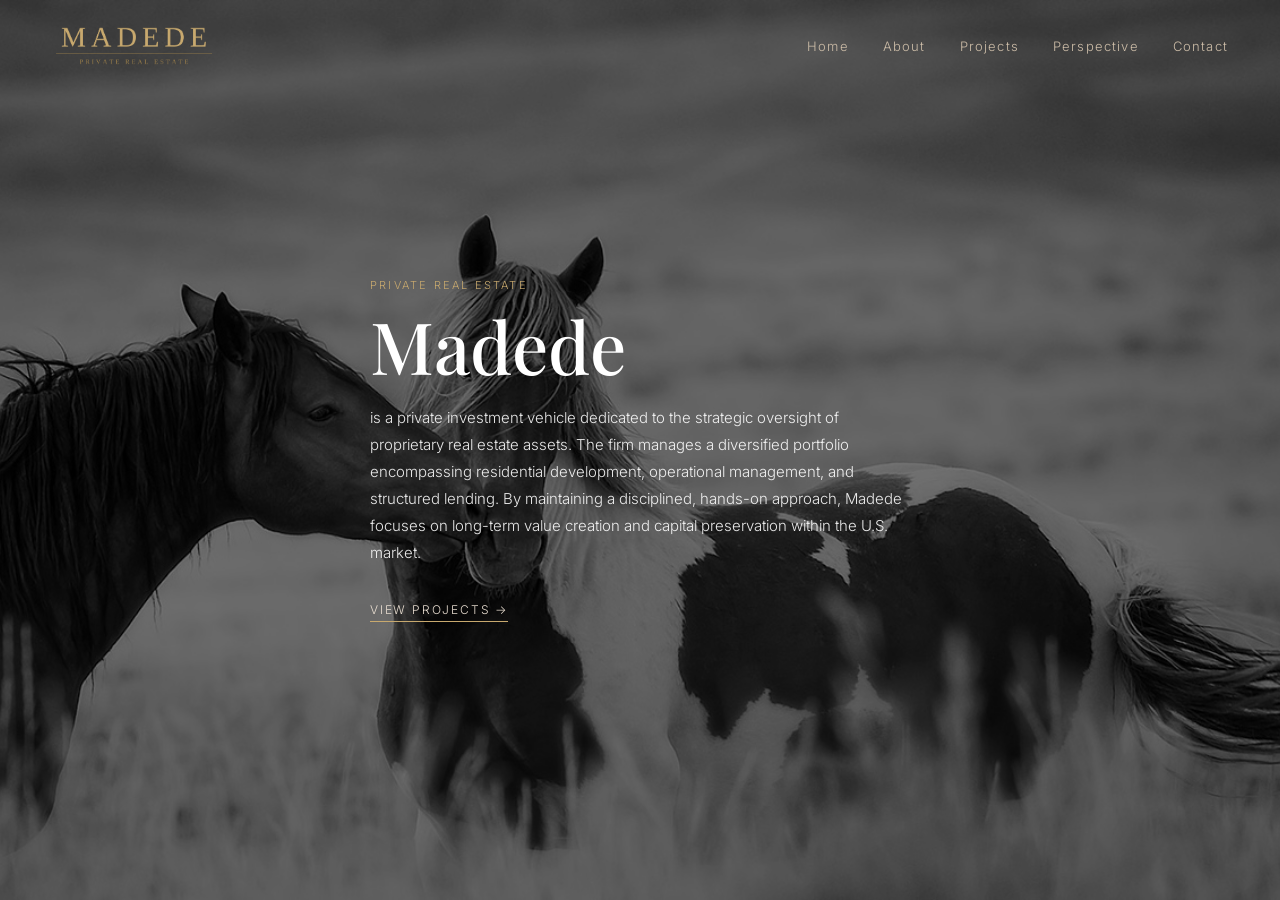
<file: index.html>
<!DOCTYPE html>
<html lang="en">
<head>
  <meta charset="UTF-8" />
  <meta name="viewport" content="width=device-width, initial-scale=1.0" />
  <title>Madede</title>
  <!-- Google tag (gtag.js) -->
  <script async src="https://www.googletagmanager.com/gtag/js?id=G-74ZCXDYX66"></script>
  <script>
    window.dataLayer = window.dataLayer || [];
    function gtag(){dataLayer.push(arguments);}
    gtag('js', new Date());
  
    gtag('config', 'G-74ZCXDYX66');
  </script>
  <!-- Google Font -->
  <link href="https://fonts.googleapis.com/css2?family=Playfair+Display:ital,wght@0,400;0,500;1,400&family=Inter:wght@300;400&display=swap" rel="stylesheet">
  <!-- Unified Stylesheet -->
  <link rel="stylesheet" href="style.css">
</head>
<body>

  <section class="hero">
    <nav>
      <div class="logo">
        <a href="index.html"><img src="madede_logo_transparent.png" alt="Madede" class="nav-logo-img"></a>
      </div>

      <button class="nav-hamburger" aria-label="Menu">
        <span></span><span></span><span></span>
      </button>
      <div class="nav-links">
        <a href="index.html">Home</a>
        <a href="about.html">About</a>
        <a href="projects.html">Projects</a>
        <a href="case-study.html">Perspective</a>
        <a href="contact.html">Contact</a>
      </div>
    </nav>

    <div class="hero-content">
      <p class="hero-eyebrow">private real estate</p>
      <h1>Madede</h1>
      <p class="hero-desc">
        is a private investment vehicle dedicated to the strategic oversight of proprietary real estate assets.
        The firm manages a diversified portfolio encompassing residential development,
        operational management, and structured lending. By maintaining a disciplined,
        hands-on approach, Madede focuses on long-term value creation and capital preservation within the U.S. market.
      </p>
      <a href="projects.html" class="hero-cta">View Projects &rarr;</a>
    </div>
  </section>


<script src="main.js"></script>
</body>
</html>
</file>
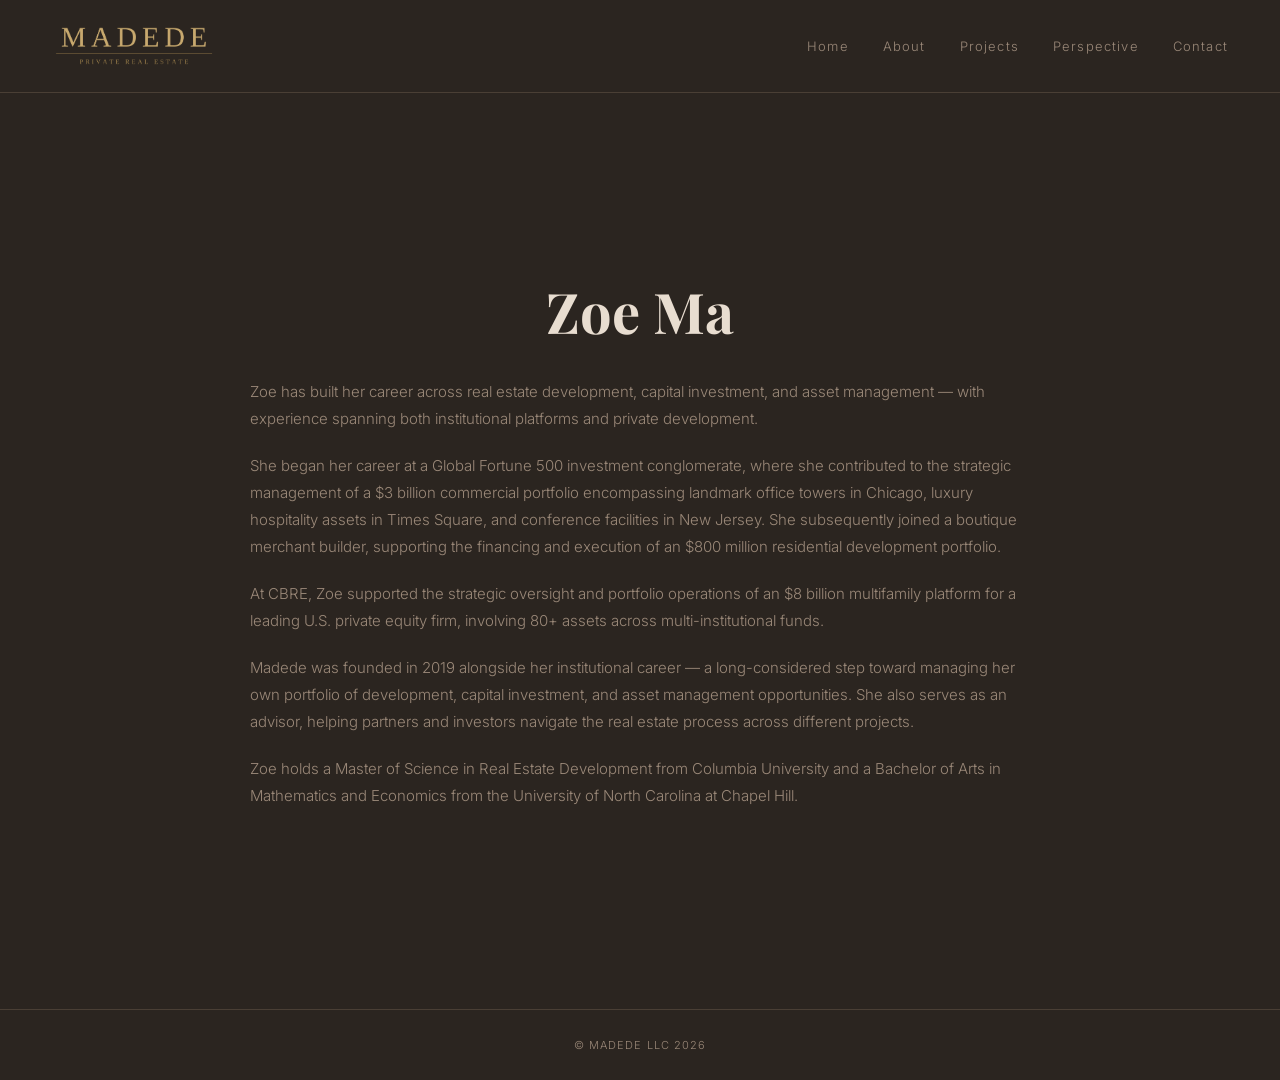
<file: about.html>
<!DOCTYPE html>
<html lang="en">
<head>
  <meta charset="UTF-8">
  <title>Zoe Ma | Madede</title>
  <meta name="viewport" content="width=device-width, initial-scale=1.0">
  <!-- Google tag (gtag.js) -->
  <script async src="https://www.googletagmanager.com/gtag/js?id=G-74ZCXDYX66"></script>
  <script>
    window.dataLayer = window.dataLayer || [];
    function gtag(){dataLayer.push(arguments);}
    gtag('js', new Date());
  
    gtag('config', 'G-74ZCXDYX66');
  </script>
  <!-- Fonts -->
  <link href="https://fonts.googleapis.com/css2?family=Playfair+Display:ital,wght@0,400;0,500;1,400&family=Inter:wght@300;400&display=swap" rel="stylesheet">
  <!-- Unified Stylesheet -->
  <link rel="stylesheet" href="style.css">
</head>

<body>

  <nav>
    <div class="logo">
      <a href="index.html"><img src="madede_logo_transparent.png" alt="Madede" class="nav-logo-img"></a>
    </div>

    <button class="nav-hamburger" aria-label="Menu">
      <span></span><span></span><span></span>
    </button>
    <div class="nav-links">
      <a href="index.html">Home</a>
      <a href="about.html">About</a>
      <a href="projects.html">Projects</a>
      <a href="case-study.html">Perspective</a>
      <a href="contact.html">Contact</a>
    </div>
  </nav>

  <section class="container">
    <div class="content">
      <h1>Zoe Ma</h1>

      <p>
        Zoe has built her career across real estate development, capital investment, and asset management — with experience spanning both institutional platforms and private development.
      </p>

      <p>
        She began her career at a Global Fortune 500 investment conglomerate, where she contributed to the strategic management of a $3 billion commercial portfolio encompassing landmark office towers in Chicago, luxury hospitality assets in Times Square, and conference facilities in New Jersey. She subsequently joined a boutique merchant builder, supporting the financing and execution of an $800 million residential development portfolio.
      </p>

      <p>
        At CBRE, Zoe supported the strategic oversight and portfolio operations of an $8 billion multifamily platform for a leading U.S. private equity firm, involving 80+ assets across multi-institutional funds.
      </p>

      <p>
        Madede was founded in 2019 alongside her institutional career — a long-considered step toward managing her own portfolio of development, capital investment, and asset management opportunities. She also serves as an advisor, helping partners and investors navigate the real estate process across different projects.
      </p>

      <p>
        Zoe holds a Master of Science in Real Estate Development from Columbia University and a Bachelor of Arts in Mathematics and Economics from the University of North Carolina at Chapel Hill.
      </p>

    </div>
  </section>

<footer class="site-footer">
  <p>&copy; Madede LLC <span class="footer-year"></span></p>
</footer>

<script src="main.js"></script>
</body>
</html>
</file>
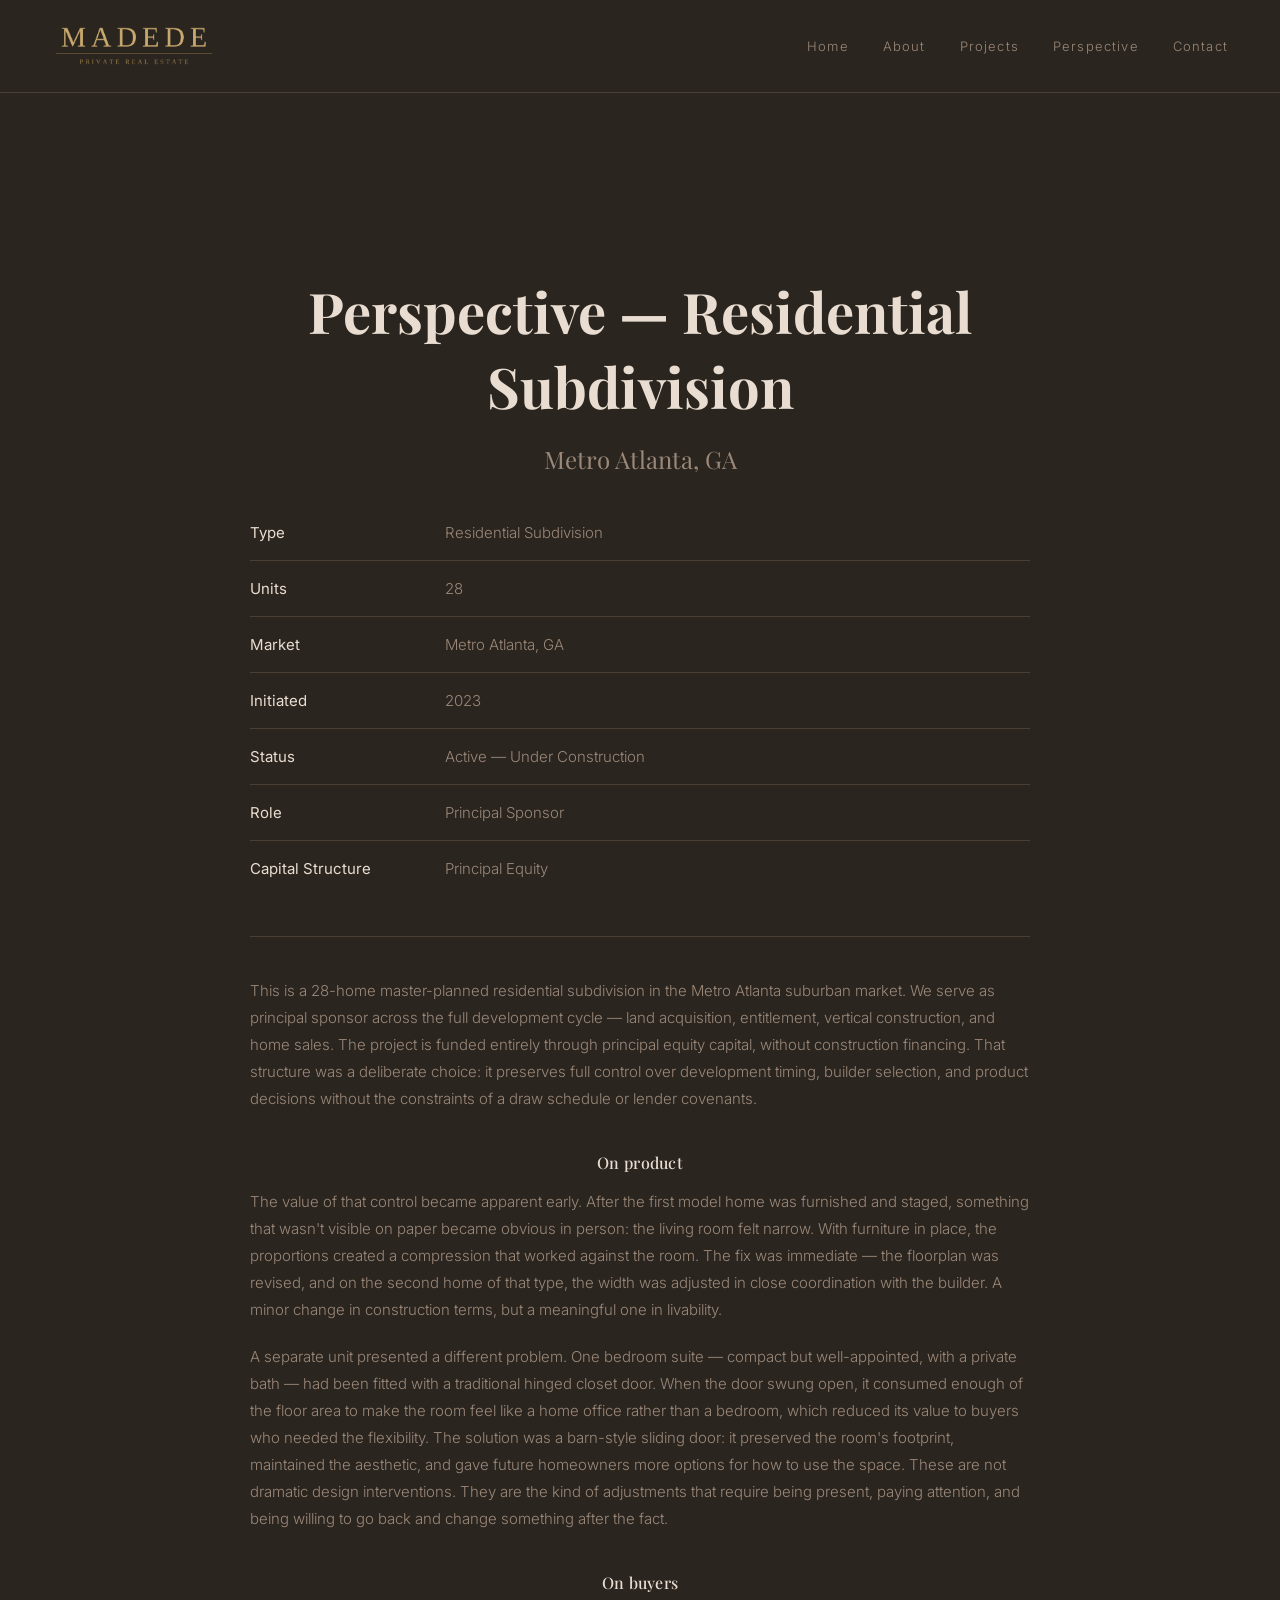
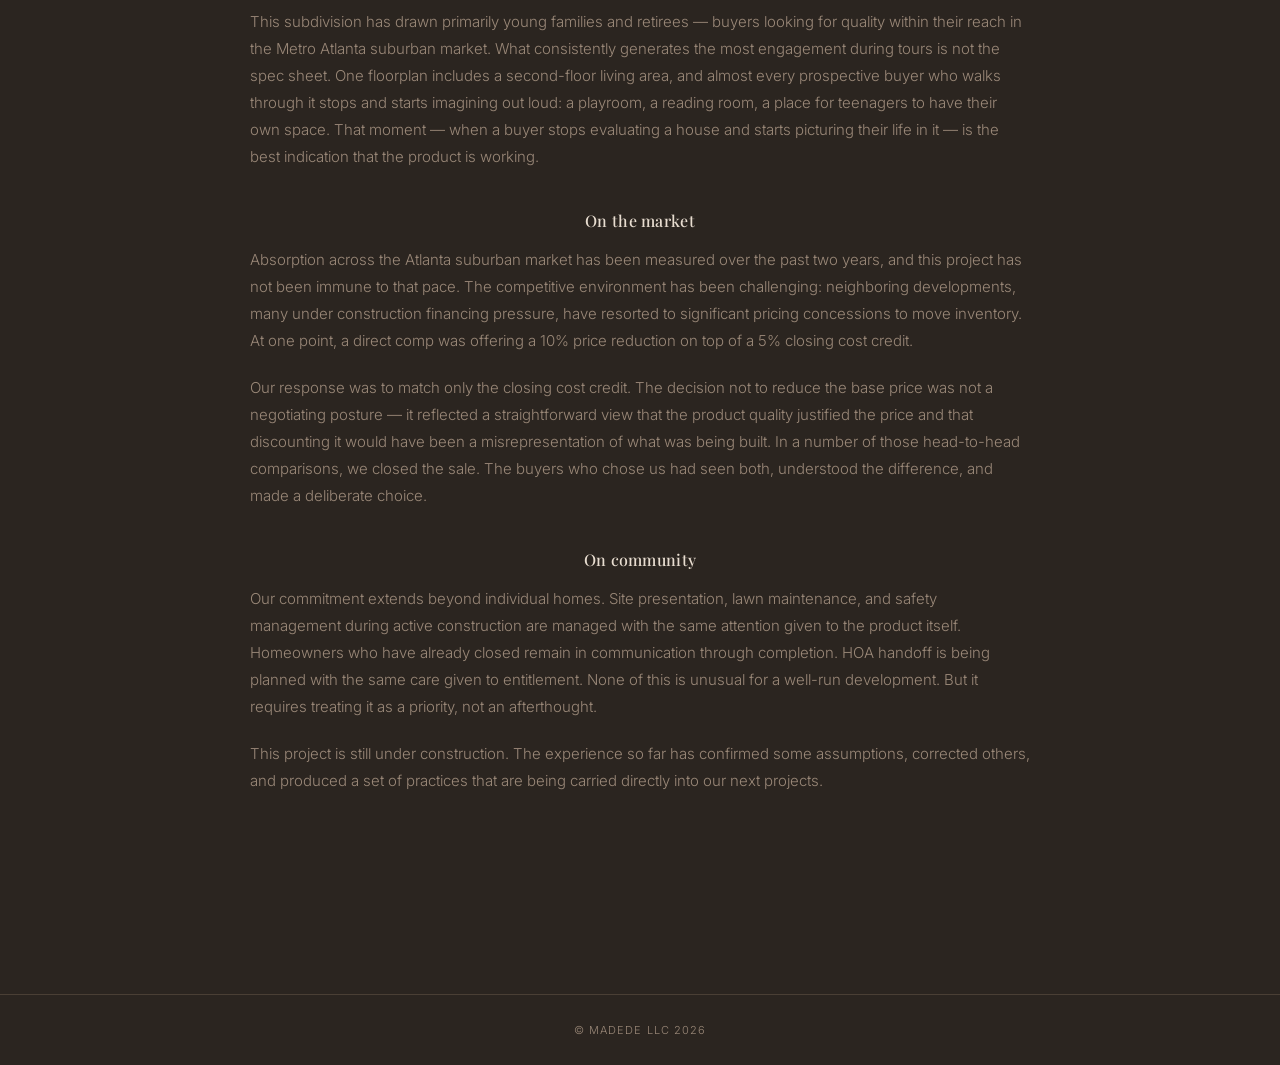
<file: case-study.html>
<!DOCTYPE html>
<html lang="en">
<head>
  <meta charset="UTF-8">
  <title>Case Study | Madede</title>
  <meta name="viewport" content="width=device-width, initial-scale=1.0">
  <script async src="https://www.googletagmanager.com/gtag/js?id=G-74ZCXDYX66"></script>
  <script>
    window.dataLayer = window.dataLayer || [];
    function gtag(){dataLayer.push(arguments);}
    gtag('js', new Date());
  
    gtag('config', 'G-74ZCXDYX66');
  </script>
  <!-- Fonts -->
  <link href="https://fonts.googleapis.com/css2?family=Playfair+Display:ital,wght@0,400;0,500;1,400&family=Inter:wght@300;400&display=swap" rel="stylesheet">
  <!-- Unified Stylesheet -->
  <link rel="stylesheet" href="style.css">
</head>

<body>

  <nav>
    <div class="logo">
      <a href="index.html"><img src="madede_logo_transparent.png" alt="Madede" class="nav-logo-img"></a>
    </div>
    <button class="nav-hamburger" aria-label="Menu">
      <span></span><span></span><span></span>
    </button>
    <div class="nav-links">
      <a href="index.html">Home</a>
      <a href="about.html">About</a>
      <a href="projects.html">Projects</a>
      <a href="case-study.html">Perspective</a>
      <a href="contact.html">Contact</a>
    </div>
  </nav>

  <section class="container">
    <div class="content">
      <h1>Perspective — Residential Subdivision</h1>
      <h2>Metro Atlanta, GA</h2>

      <table class="case-study-table">
        <tr>
          <td class="table-label">Type</td>
          <td class="table-value">Residential Subdivision</td>
        </tr>
        <tr>
          <td class="table-label">Units</td>
          <td class="table-value">28</td>
        </tr>
        <tr>
          <td class="table-label">Market</td>
          <td class="table-value">Metro Atlanta, GA</td>
        </tr>
        <tr>
          <td class="table-label">Initiated</td>
          <td class="table-value">2023</td>
        </tr>
        <tr>
          <td class="table-label">Status</td>
          <td class="table-value">Active — Under Construction</td>
        </tr>
        <tr>
          <td class="table-label">Role</td>
          <td class="table-value">Principal Sponsor</td>
        </tr>
        <tr>
          <td class="table-label">Capital Structure</td>
          <td class="table-value">Principal Equity</td>
        </tr>
      </table>

      <hr class="case-divider">

      <p>
        This is a 28-home master-planned residential subdivision in the Metro Atlanta suburban market. We serve as principal sponsor across the full development cycle — land acquisition, entitlement, vertical construction, and home sales. The project is funded entirely through principal equity capital, without construction financing. That structure was a deliberate choice: it preserves full control over development timing, builder selection, and product decisions without the constraints of a draw schedule or lender covenants.
      </p>

      <h3>On product</h3>

      <p>
        The value of that control became apparent early. After the first model home was furnished and staged, something that wasn't visible on paper became obvious in person: the living room felt narrow. With furniture in place, the proportions created a compression that worked against the room. The fix was immediate — the floorplan was revised, and on the second home of that type, the width was adjusted in close coordination with the builder. A minor change in construction terms, but a meaningful one in livability.
      </p>

      <p>
        A separate unit presented a different problem. One bedroom suite — compact but well-appointed, with a private bath — had been fitted with a traditional hinged closet door. When the door swung open, it consumed enough of the floor area to make the room feel like a home office rather than a bedroom, which reduced its value to buyers who needed the flexibility. The solution was a barn-style sliding door: it preserved the room's footprint, maintained the aesthetic, and gave future homeowners more options for how to use the space. These are not dramatic design interventions. They are the kind of adjustments that require being present, paying attention, and being willing to go back and change something after the fact.
      </p>

      <h3>On buyers</h3>

      <p>
        This subdivision has drawn primarily young families and retirees — buyers looking for quality within their reach in the Metro Atlanta suburban market. What consistently generates the most engagement during tours is not the spec sheet. One floorplan includes a second-floor living area, and almost every prospective buyer who walks through it stops and starts imagining out loud: a playroom, a reading room, a place for teenagers to have their own space. That moment — when a buyer stops evaluating a house and starts picturing their life in it — is the best indication that the product is working.
      </p>

      <h3>On the market</h3>

      <p>
        Absorption across the Atlanta suburban market has been measured over the past two years, and this project has not been immune to that pace. The competitive environment has been challenging: neighboring developments, many under construction financing pressure, have resorted to significant pricing concessions to move inventory. At one point, a direct comp was offering a 10% price reduction on top of a 5% closing cost credit.
      </p>

      <p>
        Our response was to match only the closing cost credit. The decision not to reduce the base price was not a negotiating posture — it reflected a straightforward view that the product quality justified the price and that discounting it would have been a misrepresentation of what was being built. In a number of those head-to-head comparisons, we closed the sale. The buyers who chose us had seen both, understood the difference, and made a deliberate choice.
      </p>

      <h3>On community</h3>

      <p>
        Our commitment extends beyond individual homes. Site presentation, lawn maintenance, and safety management during active construction are managed with the same attention given to the product itself. Homeowners who have already closed remain in communication through completion. HOA handoff is being planned with the same care given to entitlement. None of this is unusual for a well-run development. But it requires treating it as a priority, not an afterthought.
      </p>

      <p>
        This project is still under construction. The experience so far has confirmed some assumptions, corrected others, and produced a set of practices that are being carried directly into our next projects.
      </p>

    </div>
  </section>

<footer class="site-footer">
  <p>&copy; Madede LLC <span class="footer-year"></span></p>
</footer>

<script src="main.js"></script>
</body>
</html>
</file>
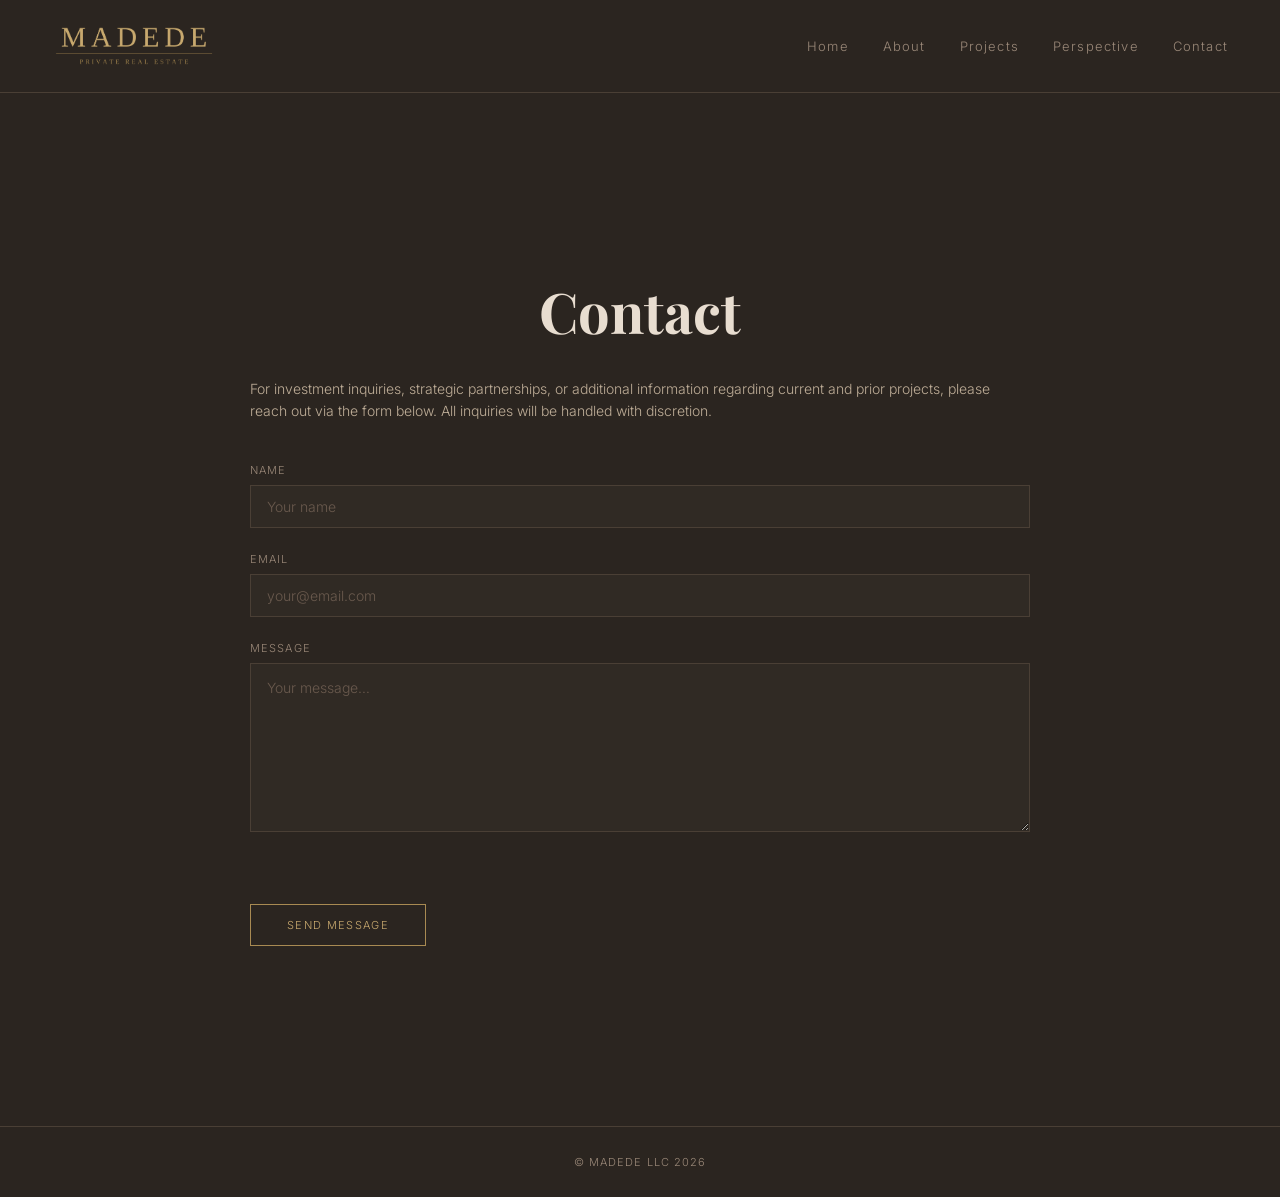
<file: contact.html>
<!DOCTYPE html>
<html lang="en">
<head>
  <meta charset="UTF-8">
  <title>Contact | Madede</title>
  <meta name="viewport" content="width=device-width, initial-scale=1.0">
  <script async src="https://www.googletagmanager.com/gtag/js?id=G-74ZCXDYX66"></script>
  <script>
    window.dataLayer = window.dataLayer || [];
    function gtag(){dataLayer.push(arguments);}
    gtag('js', new Date());
  
    gtag('config', 'G-74ZCXDYX66');
  </script>
  <!-- Fonts -->
  <link href="https://fonts.googleapis.com/css2?family=Playfair+Display:ital,wght@0,400;0,500;1,400&family=Inter:wght@300;400&display=swap" rel="stylesheet">
  <!-- Unified Stylesheet -->
  <link rel="stylesheet" href="style.css">
</head>

<body>

    <nav>
    <div class="logo">
      <a href="index.html"><img src="madede_logo_transparent.png" alt="Madede" class="nav-logo-img"></a>
    </div>

    <button class="nav-hamburger" aria-label="Menu">
      <span></span><span></span><span></span>
    </button>
    <div class="nav-links">
        <a href="index.html">Home</a>
        <a href="about.html">About</a>
        <a href="projects.html">Projects</a>
        <a href="case-study.html">Perspective</a>
        <a href="contact.html">Contact</a>
    </div>
    </nav>

  <section class="container">

    <h1>Contact</h1>

    <div class="note">
      For investment inquiries, strategic partnerships, or additional information regarding current and prior projects, please reach out via the form below. All inquiries will be handled with discretion.
    </div>

    <!-- CONTACT FORM — powered by Formspree (formspree.io)
         Replace YOUR_FORM_ID with the ID from your Formspree dashboard -->
    <form class="contact-form" id="contact-form">
      <input type="hidden" name="_subject" value="New inquiry via Madede website">

      <div class="form-group">
        <label class="form-label" for="cf-name">Name</label>
        <input class="form-input" type="text" id="cf-name" name="name" placeholder="Your name" required>
      </div>

      <div class="form-group">
        <label class="form-label" for="cf-email">Email</label>
        <input class="form-input" type="email" id="cf-email" name="email" placeholder="your@email.com" required>
      </div>

      <div class="form-group">
        <label class="form-label" for="cf-message">Message</label>
        <textarea class="form-input form-textarea" id="cf-message" name="message" placeholder="Your message…" rows="6" required></textarea>
      </div>

      <div class="form-status" id="form-status"></div>

      <button class="form-submit" type="submit">
        <span class="submit-label">Send Message</span>
        <span class="submit-sending" style="display:none">Sending…</span>
      </button>
    </form>

  </section>

<footer class="site-footer">
  <p>&copy; Madede LLC <span class="footer-year"></span></p>
</footer>

<script src="main.js"></script>
<script>
  const FORMSPREE_ENDPOINT = 'https://formspree.io/f/myklrdry';

  const form    = document.getElementById('contact-form');
  const status  = document.getElementById('form-status');
  const label   = form.querySelector('.submit-label');
  const sending = form.querySelector('.submit-sending');

  form.addEventListener('submit', async (e) => {
    e.preventDefault();
    label.style.display   = 'none';
    sending.style.display = 'inline';
    status.textContent    = '';
    status.className      = 'form-status';

    try {
      const res = await fetch(FORMSPREE_ENDPOINT, {
        method:  'POST',
        headers: { 'Accept': 'application/json' },
        body:    new FormData(form),
      });

      if (res.ok) {
        status.textContent  = 'Your message has been sent. We will be in touch shortly.';
        status.classList.add('form-status--ok');
        form.reset();
      } else {
        const data = await res.json();
        throw new Error((data.errors || []).map(x => x.message).join(', ') || 'Submission failed.');
      }
    } catch (err) {
      status.textContent  = err.message || 'Something went wrong. Please try again.';
      status.classList.add('form-status--err');
    } finally {
      label.style.display   = 'inline';
      sending.style.display = 'none';
    }
  });
</script>
</body>
</html>
</file>
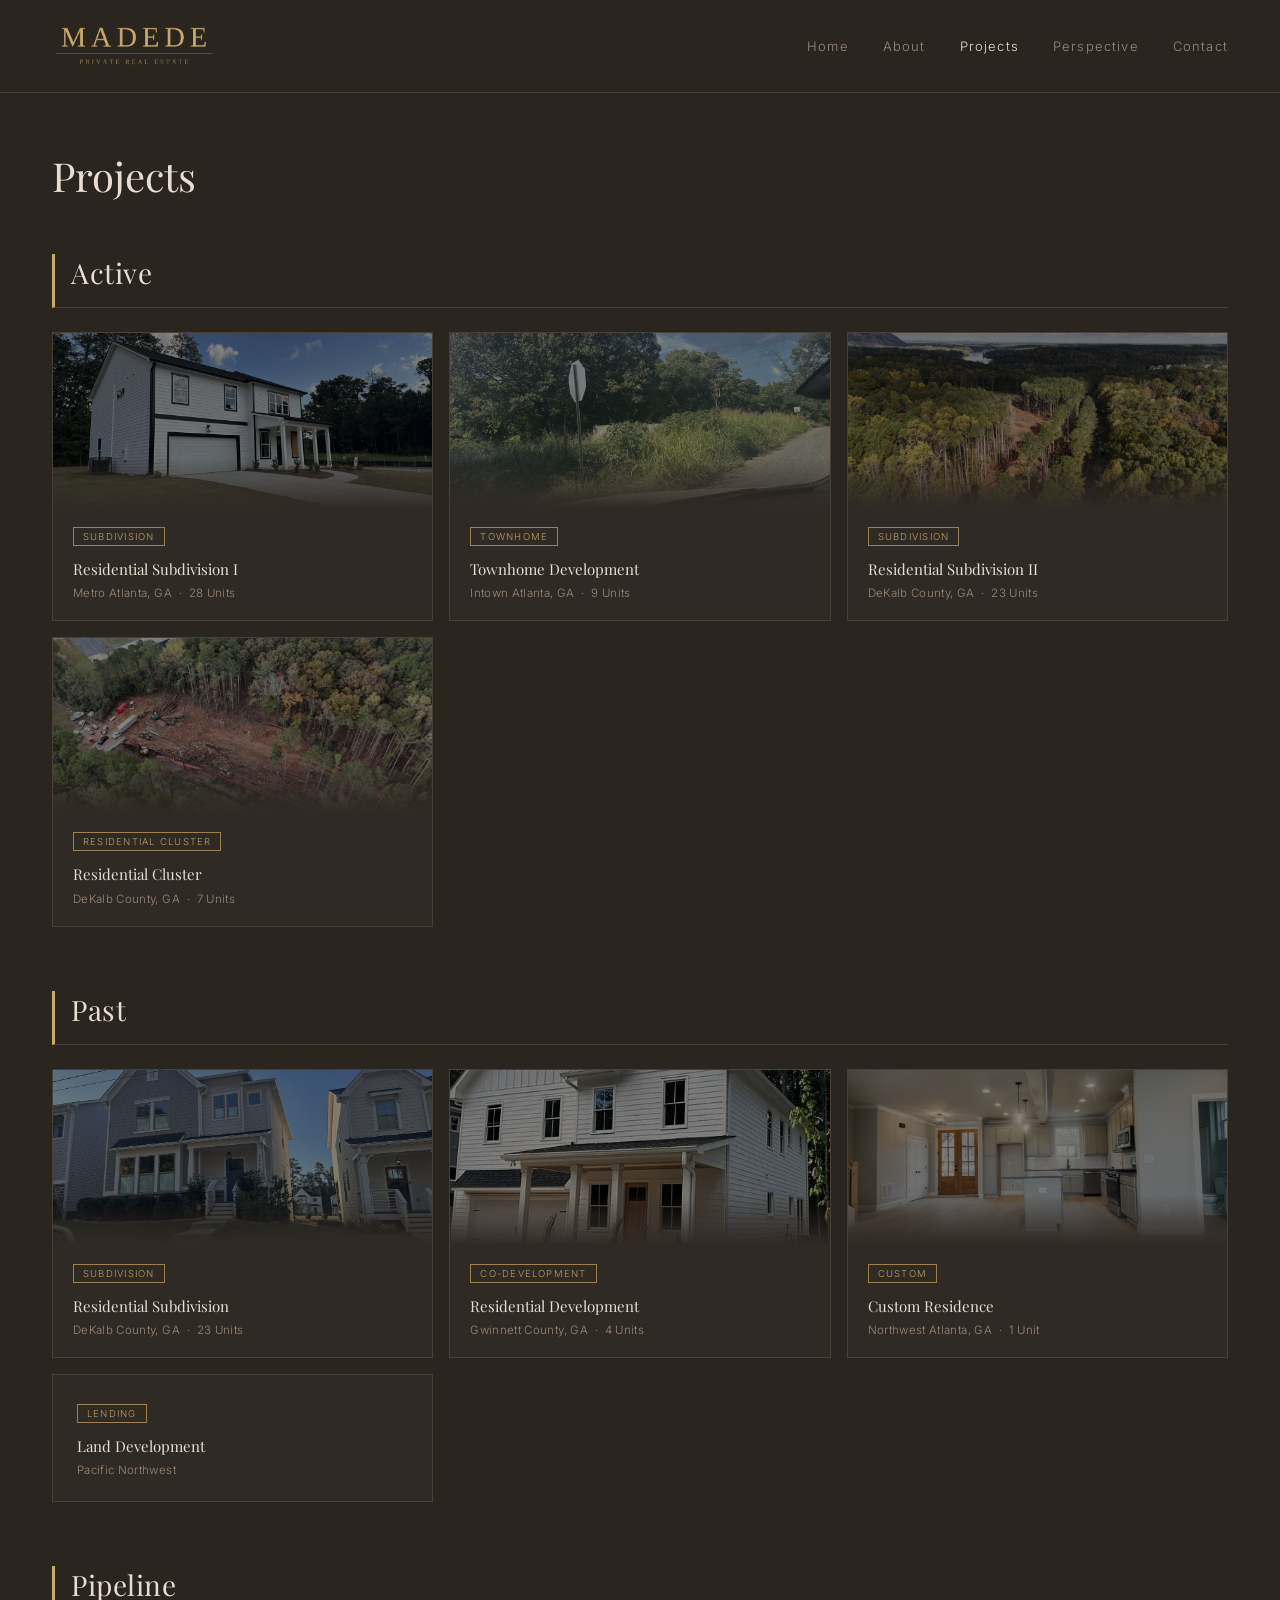
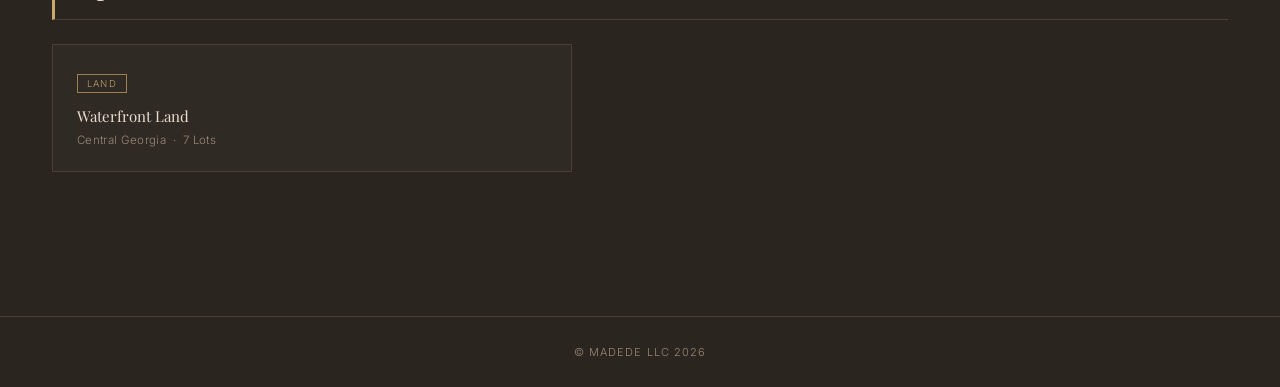
<file: projects.html>
<!DOCTYPE html>
<html lang="en">
<head>
<meta charset="UTF-8"/>
<meta name="viewport" content="width=device-width, initial-scale=1.0"/>
<title>Madede — Projects</title>
<script async src="https://www.googletagmanager.com/gtag/js?id=G-74ZCXDYX66"></script>
<script>
  window.dataLayer = window.dataLayer || [];
  function gtag(){dataLayer.push(arguments);}
  gtag('js', new Date());

  gtag('config', 'G-74ZCXDYX66');
</script>
<link href="https://fonts.googleapis.com/css2?family=Playfair+Display:ital,wght@0,400;0,500;1,400&family=Inter:wght@300;400&display=swap" rel="stylesheet"/>
<link rel="stylesheet" href="style.css">
</head>
<body>

<nav>
  <div class="logo">
    <a href="index.html"><img src="madede_logo_transparent.png" alt="Madede" class="nav-logo-img"></a>
  </div>
  <button class="nav-hamburger" aria-label="Menu">
    <span></span><span></span><span></span>
  </button>
  <div class="nav-links">
    <a href="index.html">Home</a>
    <a href="about.html">About</a>
    <a href="projects.html" class="active">Projects</a>
    <a href="case-study.html">Perspective</a>
    <a href="contact.html">Contact</a>
  </div>
</nav>

<div class="list-wrap">
  <h1>Projects</h1>

  <!-- ACTIVE -->
  <div class="status-block">
    <div class="section-head">Active</div>
    <div class="card-grid">

      <a class="card-img" href="projects/creekside.html">
        <div class="card-cover-wrap">
          <img class="card-cover" src="assets/creekside/hero.jpg" alt=""/>
          <div class="card-fade"></div>
        </div>
        <div class="card-body">
          <div class="c-tag">Subdivision</div>
          <div class="c-title">Residential Subdivision I</div>
          <div class="c-sub">Metro Atlanta, GA &nbsp;·&nbsp; 28 Units</div>
        </div>
      </a>

      <a class="card-img" href="projects/252.html">
        <div class="card-cover-wrap">
          <img class="card-cover" src="assets/252/hero.jpg" alt=""/>
          <div class="card-fade"></div>
        </div>
        <div class="card-body">
          <div class="c-tag">Townhome</div>
          <div class="c-title">Townhome Development</div>
          <div class="c-sub">Intown Atlanta, GA &nbsp;·&nbsp; 9 Units</div>
        </div>
      </a>

      <a class="card-img" href="projects/522.html">
        <div class="card-cover-wrap">
          <img class="card-cover" src="assets/522/hero.jpg" alt=""/>
          <div class="card-fade"></div>
        </div>
        <div class="card-body">
          <div class="c-tag">Subdivision</div>
          <div class="c-title">Residential Subdivision II</div>
          <div class="c-sub">DeKalb County, GA &nbsp;·&nbsp; 23 Units</div>
        </div>
      </a>

      <a class="card-img" href="projects/cluster.html">
        <div class="card-cover-wrap">
          <img class="card-cover" src="assets/cluster/hero.jpg" alt=""/>
          <div class="card-fade"></div>
        </div>
        <div class="card-body">
          <div class="c-tag">Residential Cluster</div>
          <div class="c-title">Residential Cluster</div>
          <div class="c-sub">DeKalb County, GA &nbsp;·&nbsp; 7 Units</div>
        </div>
      </a>

    </div>
  </div>

  <!-- PAST -->
  <div class="status-block">
    <div class="section-head">Past</div>
    <div class="card-grid">

      <a class="card-img" href="projects/hearthstone.html">
        <div class="card-cover-wrap">
          <img class="card-cover" src="assets/hearthstone/hero.jpg" alt=""/>
          <div class="card-fade"></div>
        </div>
        <div class="card-body">
          <div class="c-tag">Subdivision</div>
          <div class="c-title">Residential Subdivision</div>
          <div class="c-sub">DeKalb County, GA &nbsp;·&nbsp; 23 Units</div>
        </div>
      </a>

      <a class="card-img" href="projects/sandywood.html">
        <div class="card-cover-wrap">
          <img class="card-cover" src="assets/sandywood/hero.jpg" alt=""/>
          <div class="card-fade"></div>
        </div>
        <div class="card-body">
          <div class="c-tag">Co-Development</div>
          <div class="c-title">Residential Development</div>
          <div class="c-sub">Gwinnett County, GA &nbsp;·&nbsp; 4 Units</div>
        </div>
      </a>

      <a class="card-img" href="projects/1740.html">
        <div class="card-cover-wrap">
          <img class="card-cover" src="assets/1740/hero.jpg" alt=""/>
          <div class="card-fade"></div>
        </div>
        <div class="card-body">
          <div class="c-tag">Custom</div>
          <div class="c-title">Custom Residence</div>
          <div class="c-sub">Northwest Atlanta, GA &nbsp;·&nbsp; 1 Unit</div>
        </div>
      </a>

      <a class="card-text" href="projects/or.html">
        <div class="c-tag">Lending</div>
        <div class="c-title">Land Development</div>
        <div class="c-sub">Pacific Northwest</div>
      </a>

    </div>
  </div>

    <!-- PIPELINE -->
  <div class="status-block">
    <div class="section-head">Pipeline</div>
    <div class="card-grid one">
      <a class="card-text" href="projects/waterfront.html">
        <div class="c-tag">Land</div>
        <div class="c-title">Waterfront Land</div>
        <div class="c-sub">Central Georgia &nbsp;·&nbsp; 7 Lots</div>
      </a>
    </div>
  </div>
</div>

<footer class="site-footer">
  <p>&copy; Madede LLC <span class="footer-year"></span></p>
</footer>

<script src="main.js"></script>
</body>
</html>
</file>
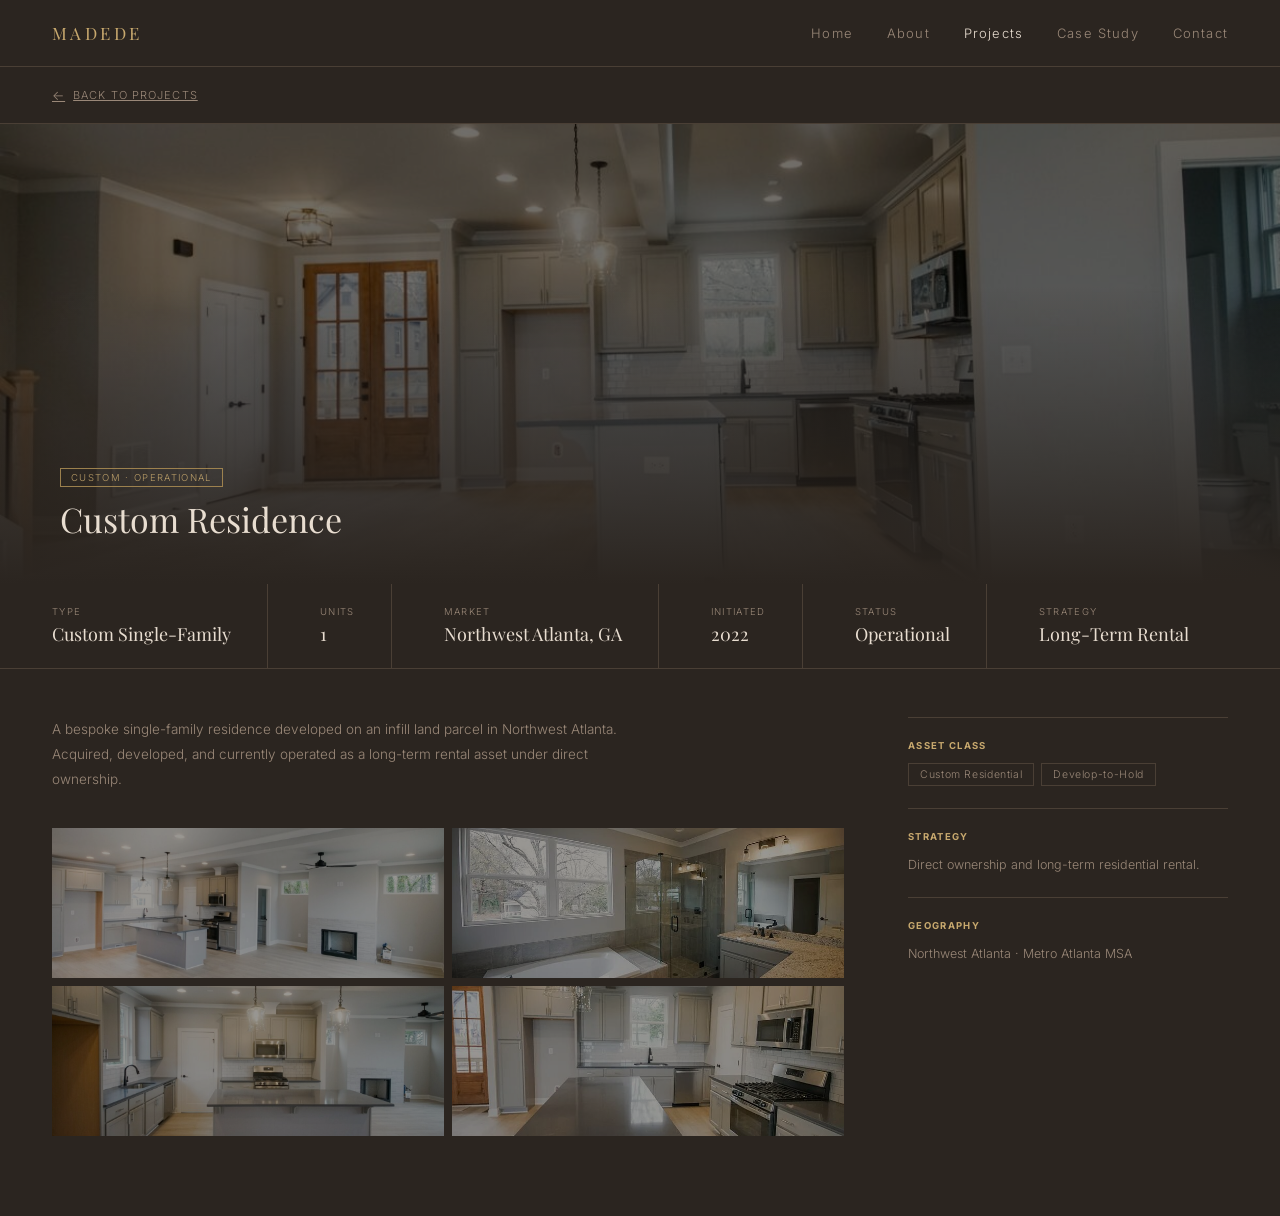
<file: projects/1740.html>
<!DOCTYPE html>
<html lang="en">
<head>
  <meta charset="UTF-8"/>
  <meta name="viewport" content="width=device-width, initial-scale=1.0"/>
  <title>Custom Residence | Madede</title>
  <link href="https://fonts.googleapis.com/css2?family=Playfair+Display:ital,wght@0,400;0,500;1,400&family=Inter:wght@300;400&display=swap" rel="stylesheet"/>
  <link rel="stylesheet" href="../style.css"/>
</head>
<body>

<nav>
  <div class="logo"><a href="../index.html">MADEDE</a></div>
  <button class="nav-hamburger" aria-label="Menu"><span></span><span></span><span></span></button>
  <div class="nav-links">
    <a href="../index.html">Home</a>
    <a href="../about.html">About</a>
    <a href="../projects.html" class="active">Projects</a>
    <a href="../case-study.html">Case Study</a>
    <a href="../contact.html">Contact</a>
  </div>
</nav>

<a class="back-btn" href="../projects.html">Back to Projects</a>

<div class="hero-detail">
  <img class="hero-img" src="../assets/1740/hero.jpg" alt="Custom Residence"/>
  <div class="hero-grad"></div>
  <div class="hero-text">
    <div class="hero-tag">Custom · Operational</div>
    <div class="hero-title">Custom Residence</div>
  </div>
</div>

<div class="stats-bar">
  <div class="stat"><div class="stat-label">Type</div><div class="stat-val">Custom Single-Family</div></div>
  <div class="stat"><div class="stat-label">Units</div><div class="stat-val">1</div></div>
  <div class="stat"><div class="stat-label">Market</div><div class="stat-val">Northwest Atlanta, GA</div></div>
  <div class="stat"><div class="stat-label">Initiated</div><div class="stat-val">2022</div></div>
  <div class="stat"><div class="stat-label">Status</div><div class="stat-val">Operational</div></div>
  <div class="stat"><div class="stat-label">Strategy</div><div class="stat-val">Long-Term Rental</div></div>
</div>

<div class="detail-body">
  <div class="detail-main">
    <p>A bespoke single-family residence developed on an infill land parcel in Northwest Atlanta. Acquired, developed, and currently operated as a long-term rental asset under direct ownership.</p>
    <div class="photo-grid pg-2">
      <div class="ph ph-med"><img src="../assets/1740/g1.jpg" alt=""/></div>
      <div class="ph ph-med"><img src="../assets/1740/g2.jpg" alt=""/></div>
      <div class="ph ph-med"><img src="../assets/1740/g3.jpg" alt=""/></div>
      <div class="ph ph-med"><img src="../assets/1740/g4.jpg" alt=""/></div>
    </div>
  </div>
  <div class="detail-side">
    <div class="side-block">
      <h4>Asset Class</h4>
      <div class="side-tags">
        <div class="stag">Custom Residential</div>
        <div class="stag">Develop-to-Hold</div>
      </div>
    </div>
    <div class="side-block">
      <h4>Strategy</h4>
      <p>Direct ownership and long-term residential rental.</p>
    </div>
    <div class="side-block">
      <h4>Geography</h4>
      <p>Northwest Atlanta · Metro Atlanta MSA</p>
    </div>
  </div>
</div>

<script src="../main.js"></script>
</body>
</html>
</file>
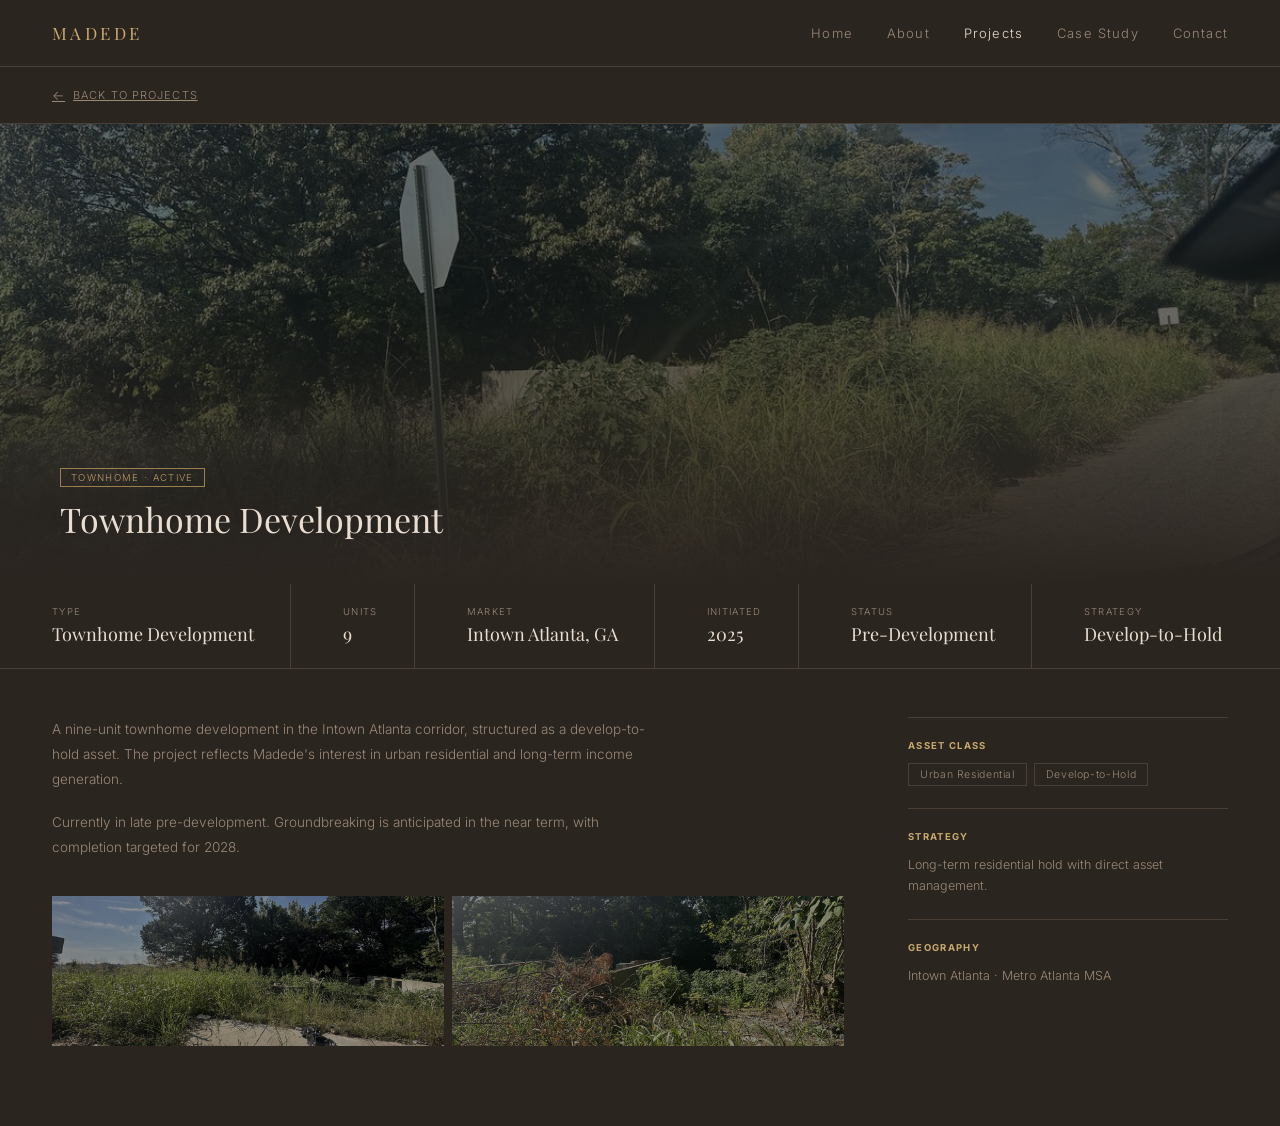
<file: projects/252.html>
<!DOCTYPE html>
<html lang="en">
<head>
  <meta charset="UTF-8"/>
  <meta name="viewport" content="width=device-width, initial-scale=1.0"/>
  <title>Townhome Development | Madede</title>
  <link href="https://fonts.googleapis.com/css2?family=Playfair+Display:ital,wght@0,400;0,500;1,400&family=Inter:wght@300;400&display=swap" rel="stylesheet"/>
  <link rel="stylesheet" href="../style.css"/>
</head>
<body>

<nav>
  <div class="logo"><a href="../index.html">MADEDE</a></div>
  <button class="nav-hamburger" aria-label="Menu"><span></span><span></span><span></span></button>
  <div class="nav-links">
    <a href="../index.html">Home</a>
    <a href="../about.html">About</a>
    <a href="../projects.html" class="active">Projects</a>
    <a href="../case-study.html">Case Study</a>
    <a href="../contact.html">Contact</a>
  </div>
</nav>

<a class="back-btn" href="../projects.html">Back to Projects</a>

<div class="hero-detail">
  <img class="hero-img" src="../assets/252/hero.jpg" alt="Townhome Development"/>
  <div class="hero-grad"></div>
  <div class="hero-text">
    <div class="hero-tag">Townhome · Active</div>
    <div class="hero-title">Townhome Development</div>
  </div>
</div>

<div class="stats-bar">
  <div class="stat"><div class="stat-label">Type</div><div class="stat-val">Townhome Development</div></div>
  <div class="stat"><div class="stat-label">Units</div><div class="stat-val">9</div></div>
  <div class="stat"><div class="stat-label">Market</div><div class="stat-val">Intown Atlanta, GA</div></div>
  <div class="stat"><div class="stat-label">Initiated</div><div class="stat-val">2025</div></div>
  <div class="stat"><div class="stat-label">Status</div><div class="stat-val">Pre-Development</div></div>
  <div class="stat"><div class="stat-label">Strategy</div><div class="stat-val">Develop-to-Hold</div></div>
</div>

<div class="detail-body">
  <div class="detail-main">
    <p>A nine-unit townhome development in the Intown Atlanta corridor, structured as a develop-to-hold asset. The project reflects Madede's interest in urban residential and long-term income generation.</p>
    <p>Currently in late pre-development. Groundbreaking is anticipated in the near term, with completion targeted for 2028.</p>
    <div class="photo-grid pg-2">
      <div class="ph ph-med"><img src="../assets/252/g1.jpg" alt=""/></div>
      <div class="ph ph-med"><img src="../assets/252/g2.jpg" alt=""/></div>
    </div>
  </div>
  <div class="detail-side">
    <div class="side-block">
      <h4>Asset Class</h4>
      <div class="side-tags">
        <div class="stag">Urban Residential</div>
        <div class="stag">Develop-to-Hold</div>
      </div>
    </div>
    <div class="side-block">
      <h4>Strategy</h4>
      <p>Long-term residential hold with direct asset management.</p>
    </div>
    <div class="side-block">
      <h4>Geography</h4>
      <p>Intown Atlanta · Metro Atlanta MSA</p>
    </div>
  </div>
</div>

<script src="../main.js"></script>
</body>
</html>
</file>
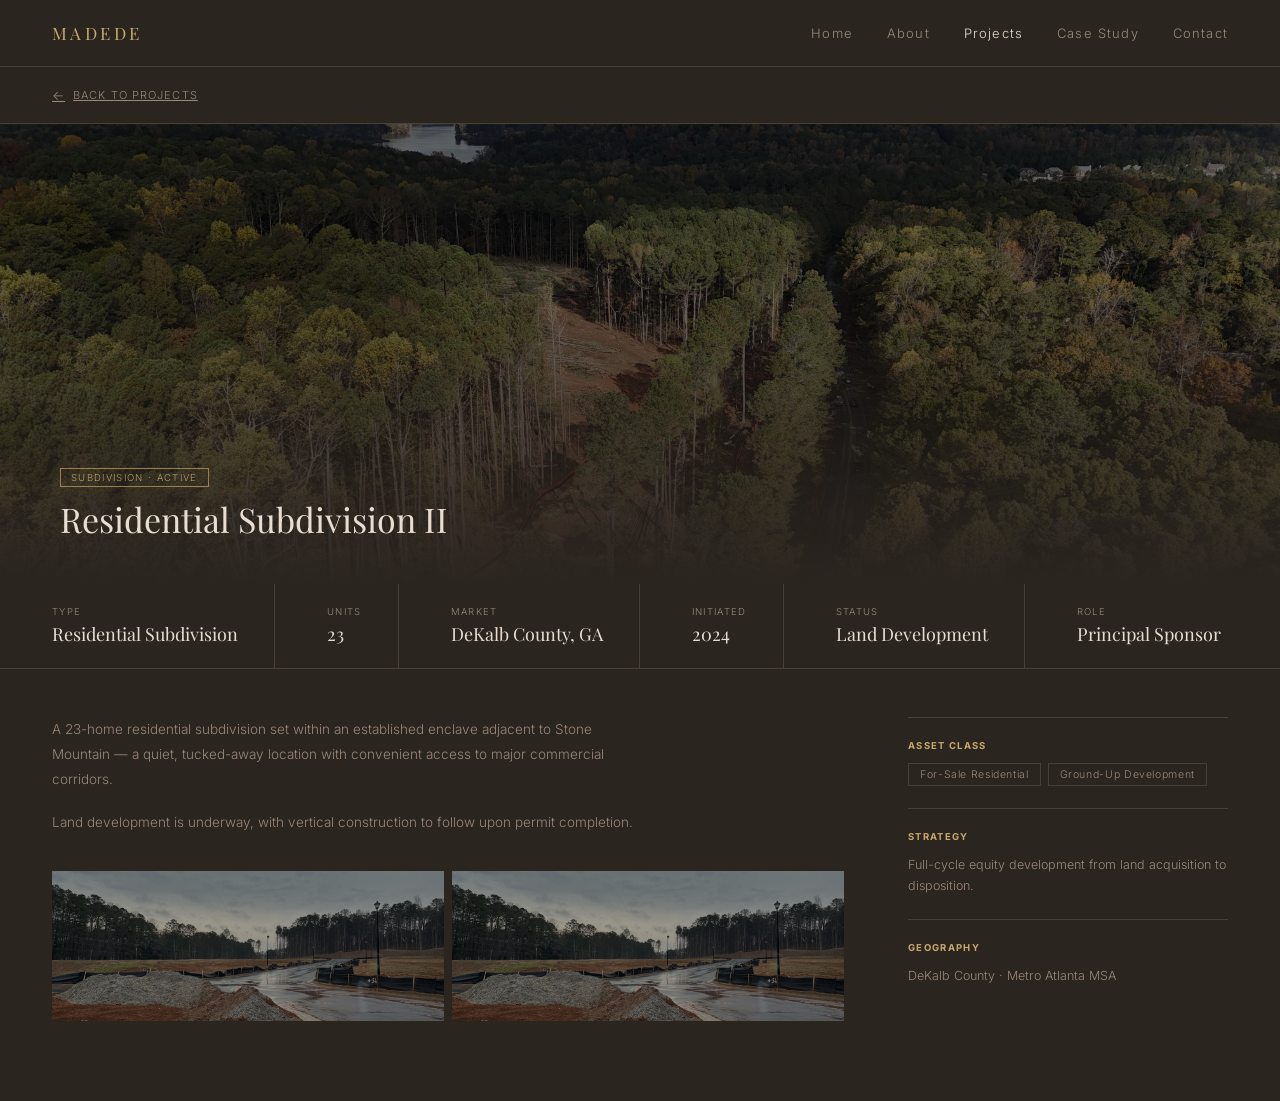
<file: projects/522.html>
<!DOCTYPE html>
<html lang="en">
<head>
  <meta charset="UTF-8"/>
  <meta name="viewport" content="width=device-width, initial-scale=1.0"/>
  <title>Residential Subdivision II | Madede</title>
  <link href="https://fonts.googleapis.com/css2?family=Playfair+Display:ital,wght@0,400;0,500;1,400&family=Inter:wght@300;400&display=swap" rel="stylesheet"/>
  <link rel="stylesheet" href="../style.css"/>
</head>
<body>

<nav>
  <div class="logo"><a href="../index.html">MADEDE</a></div>
  <button class="nav-hamburger" aria-label="Menu"><span></span><span></span><span></span></button>
  <div class="nav-links">
    <a href="../index.html">Home</a>
    <a href="../about.html">About</a>
    <a href="../projects.html" class="active">Projects</a>
    <a href="../case-study.html">Case Study</a>
    <a href="../contact.html">Contact</a>
  </div>
</nav>

<a class="back-btn" href="../projects.html">Back to Projects</a>

<div class="hero-detail">
  <img class="hero-img" src="../assets/522/hero.jpg" alt="Residential Subdivision II"/>
  <div class="hero-grad"></div>
  <div class="hero-text">
    <div class="hero-tag">Subdivision · Active</div>
    <div class="hero-title">Residential Subdivision II</div>
  </div>
</div>

<div class="stats-bar">
  <div class="stat"><div class="stat-label">Type</div><div class="stat-val">Residential Subdivision</div></div>
  <div class="stat"><div class="stat-label">Units</div><div class="stat-val">23</div></div>
  <div class="stat"><div class="stat-label">Market</div><div class="stat-val">DeKalb County, GA</div></div>
  <div class="stat"><div class="stat-label">Initiated</div><div class="stat-val">2024</div></div>
  <div class="stat"><div class="stat-label">Status</div><div class="stat-val">Land Development</div></div>
  <div class="stat"><div class="stat-label">Role</div><div class="stat-val">Principal Sponsor</div></div>
</div>

<div class="detail-body">
  <div class="detail-main">
    <p>A 23-home residential subdivision set within an established enclave adjacent to Stone Mountain — a quiet, tucked-away location with convenient access to major commercial corridors.</p>
    <p>Land development is underway, with vertical construction to follow upon permit completion.</p>
    <div class="photo-grid pg-2">
      <div class="ph ph-med"><img src="../assets/522/g1.jpg" alt=""/></div>
      <div class="ph ph-med"><img src="../assets/522/g2.jpg" alt=""/></div>
    </div>
  </div>
  <div class="detail-side">
    <div class="side-block">
      <h4>Asset Class</h4>
      <div class="side-tags">
        <div class="stag">For-Sale Residential</div>
        <div class="stag">Ground-Up Development</div>
      </div>
    </div>
    <div class="side-block">
      <h4>Strategy</h4>
      <p>Full-cycle equity development from land acquisition to disposition.</p>
    </div>
    <div class="side-block">
      <h4>Geography</h4>
      <p>DeKalb County · Metro Atlanta MSA</p>
    </div>
  </div>
</div>

<script src="../main.js"></script>
</body>
</html>
</file>
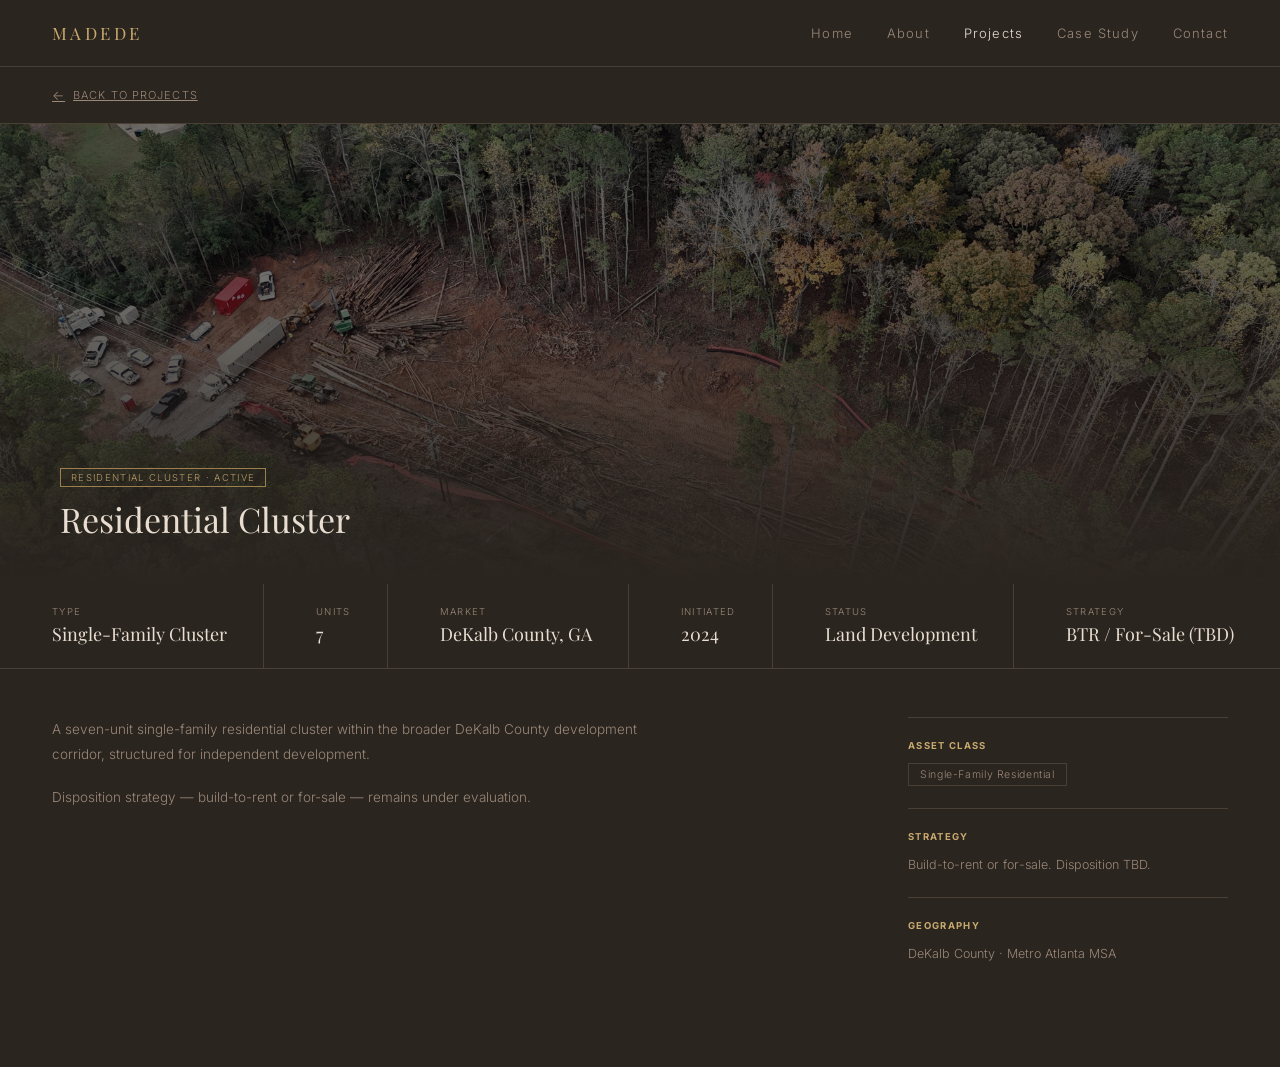
<file: projects/cluster.html>
<!DOCTYPE html>
<html lang="en">
<head>
  <meta charset="UTF-8"/>
  <meta name="viewport" content="width=device-width, initial-scale=1.0"/>
  <title>Residential Cluster | Madede</title>
  <link href="https://fonts.googleapis.com/css2?family=Playfair+Display:ital,wght@0,400;0,500;1,400&family=Inter:wght@300;400&display=swap" rel="stylesheet"/>
  <link rel="stylesheet" href="../style.css"/>
</head>
<body>

<nav>
  <div class="logo"><a href="../index.html">MADEDE</a></div>
  <button class="nav-hamburger" aria-label="Menu"><span></span><span></span><span></span></button>
  <div class="nav-links">
    <a href="../index.html">Home</a>
    <a href="../about.html">About</a>
    <a href="../projects.html" class="active">Projects</a>
    <a href="../case-study.html">Case Study</a>
    <a href="../contact.html">Contact</a>
  </div>
</nav>

<a class="back-btn" href="../projects.html">Back to Projects</a>

<div class="hero-detail">
  <img class="hero-img" src="../assets/cluster/hero.jpg" alt="Residential Cluster"/>
  <div class="hero-grad"></div>
  <div class="hero-text">
    <div class="hero-tag">Residential Cluster · Active</div>
    <div class="hero-title">Residential Cluster</div>
  </div>
</div>

<div class="stats-bar">
  <div class="stat"><div class="stat-label">Type</div><div class="stat-val">Single-Family Cluster</div></div>
  <div class="stat"><div class="stat-label">Units</div><div class="stat-val">7</div></div>
  <div class="stat"><div class="stat-label">Market</div><div class="stat-val">DeKalb County, GA</div></div>
  <div class="stat"><div class="stat-label">Initiated</div><div class="stat-val">2024</div></div>
  <div class="stat"><div class="stat-label">Status</div><div class="stat-val">Land Development</div></div>
  <div class="stat"><div class="stat-label">Strategy</div><div class="stat-val">BTR / For-Sale (TBD)</div></div>
</div>

<div class="detail-body">
  <div class="detail-main">
    <p>A seven-unit single-family residential cluster within the broader DeKalb County development corridor, structured for independent development.</p>
    <p>Disposition strategy — build-to-rent or for-sale — remains under evaluation.</p>
  </div>
  <div class="detail-side">
    <div class="side-block">
      <h4>Asset Class</h4>
      <div class="side-tags">
        <div class="stag">Single-Family Residential</div>
      </div>
    </div>
    <div class="side-block">
      <h4>Strategy</h4>
      <p>Build-to-rent or for-sale. Disposition TBD.</p>
    </div>
    <div class="side-block">
      <h4>Geography</h4>
      <p>DeKalb County · Metro Atlanta MSA</p>
    </div>
  </div>
</div>

<script src="../main.js"></script>
</body>
</html>
</file>
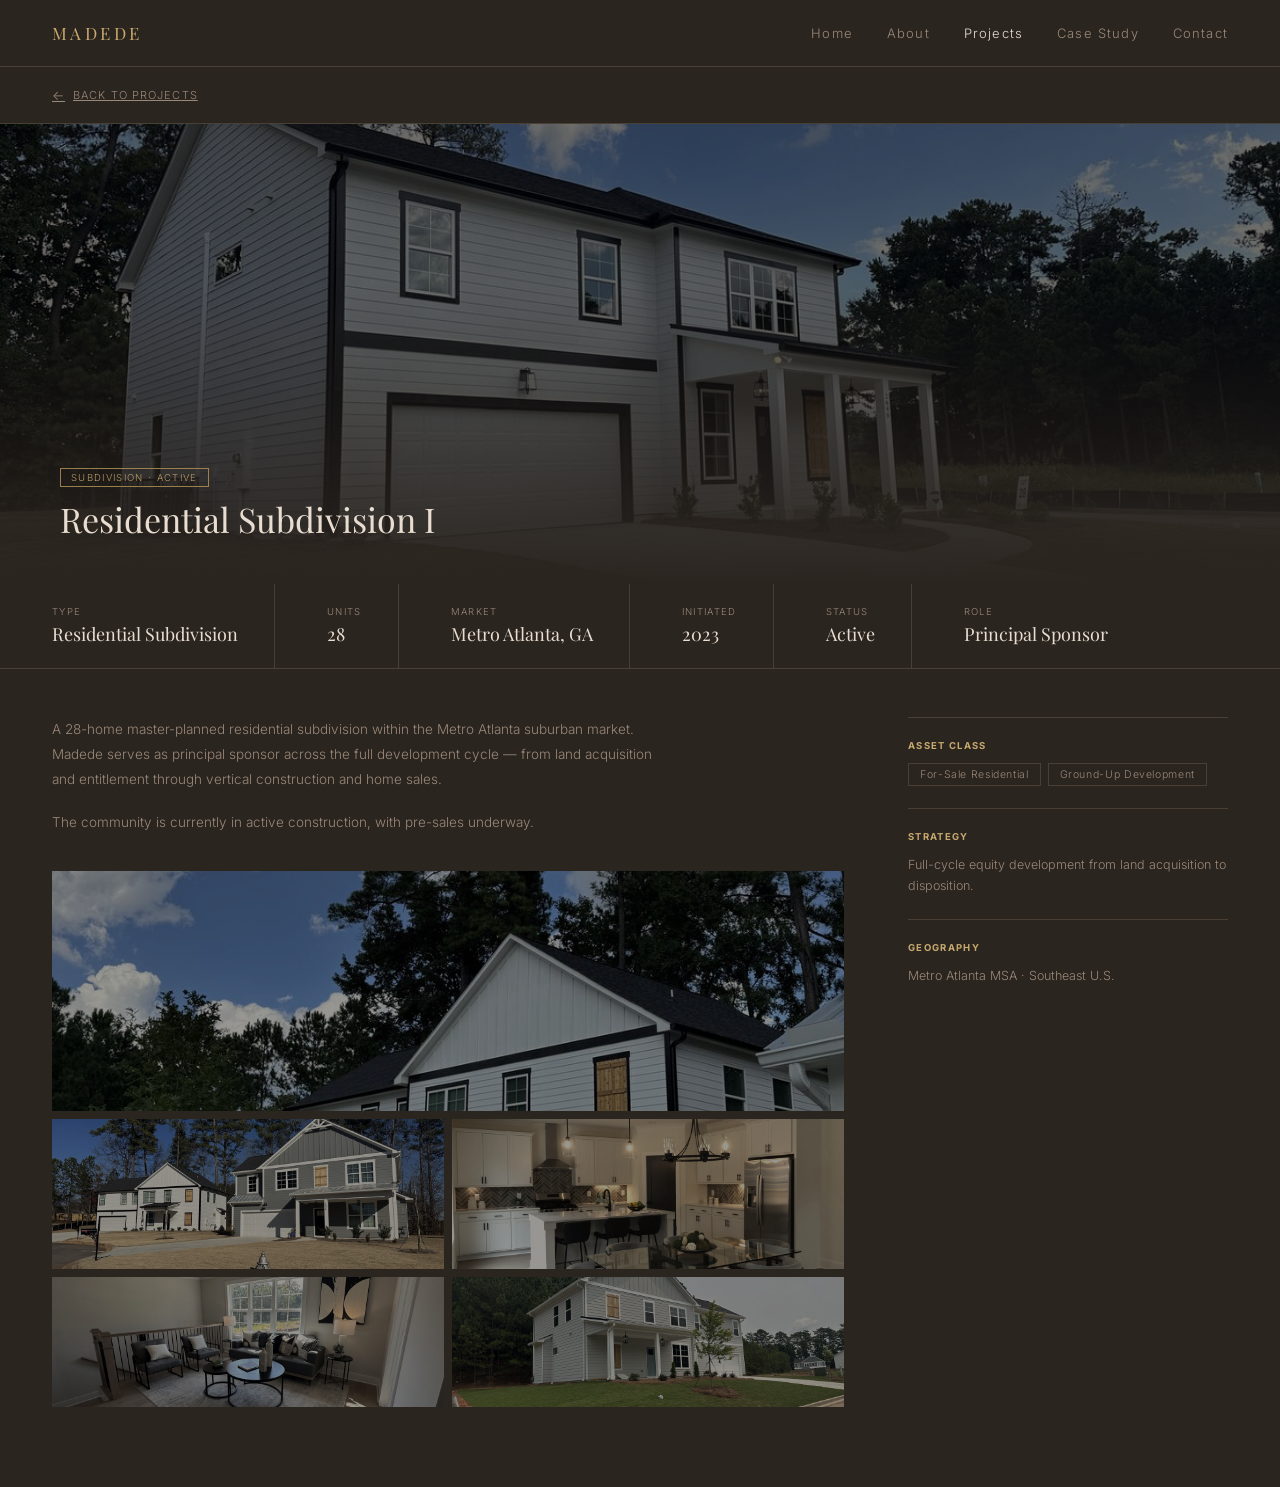
<file: projects/creekside.html>
<!DOCTYPE html>
<html lang="en">
<head>
  <meta charset="UTF-8"/>
  <meta name="viewport" content="width=device-width, initial-scale=1.0"/>
  <title>Residential Subdivision I | Madede</title>
  <link href="https://fonts.googleapis.com/css2?family=Playfair+Display:ital,wght@0,400;0,500;1,400&family=Inter:wght@300;400&display=swap" rel="stylesheet"/>
  <link rel="stylesheet" href="../style.css"/>
</head>
<body>

<nav>
  <div class="logo"><a href="../index.html">MADEDE</a></div>
  <button class="nav-hamburger" aria-label="Menu"><span></span><span></span><span></span></button>
  <div class="nav-links">
    <a href="../index.html">Home</a>
    <a href="../about.html">About</a>
    <a href="../projects.html" class="active">Projects</a>
    <a href="../case-study.html">Case Study</a>
    <a href="../contact.html">Contact</a>
  </div>
</nav>

<a class="back-btn" href="../projects.html">Back to Projects</a>

<div class="hero-detail">
  <img class="hero-img" src="../assets/creekside/hero.jpg" alt="Residential Subdivision I"/>
  <div class="hero-grad"></div>
  <div class="hero-text">
    <div class="hero-tag">Subdivision · Active</div>
    <div class="hero-title">Residential Subdivision I</div>
  </div>
</div>

<div class="stats-bar">
  <div class="stat"><div class="stat-label">Type</div><div class="stat-val">Residential Subdivision</div></div>
  <div class="stat"><div class="stat-label">Units</div><div class="stat-val">28</div></div>
  <div class="stat"><div class="stat-label">Market</div><div class="stat-val">Metro Atlanta, GA</div></div>
  <div class="stat"><div class="stat-label">Initiated</div><div class="stat-val">2023</div></div>
  <div class="stat"><div class="stat-label">Status</div><div class="stat-val">Active</div></div>
  <div class="stat"><div class="stat-label">Role</div><div class="stat-val">Principal Sponsor</div></div>
</div>

<div class="detail-body">
  <div class="detail-main">
    <p>A 28-home master-planned residential subdivision within the Metro Atlanta suburban market. Madede serves as principal sponsor across the full development cycle — from land acquisition and entitlement through vertical construction and home sales.</p>
    <p>The community is currently in active construction, with pre-sales underway.</p>
    <div class="photo-grid pg-5">
      <div class="ph ph-large ph-span2"><img src="../assets/creekside/g1.jpg" alt=""/></div>
      <div class="ph ph-med"><img src="../assets/creekside/g2.jpg" alt=""/></div>
      <div class="ph ph-med"><img src="../assets/creekside/g3.jpg" alt=""/></div>
      <div class="ph ph-small"><img src="../assets/creekside/g4.jpg" alt=""/></div>
      <div class="ph ph-small"><img src="../assets/creekside/g5.jpg" alt=""/></div>
    </div>
  </div>
  <div class="detail-side">
    <div class="side-block">
      <h4>Asset Class</h4>
      <div class="side-tags">
        <div class="stag">For-Sale Residential</div>
        <div class="stag">Ground-Up Development</div>
      </div>
    </div>
    <div class="side-block">
      <h4>Strategy</h4>
      <p>Full-cycle equity development from land acquisition to disposition.</p>
    </div>
    <div class="side-block">
      <h4>Geography</h4>
      <p>Metro Atlanta MSA · Southeast U.S.</p>
    </div>
  </div>
</div>

<script src="../main.js"></script>
</body>
</html>
</file>
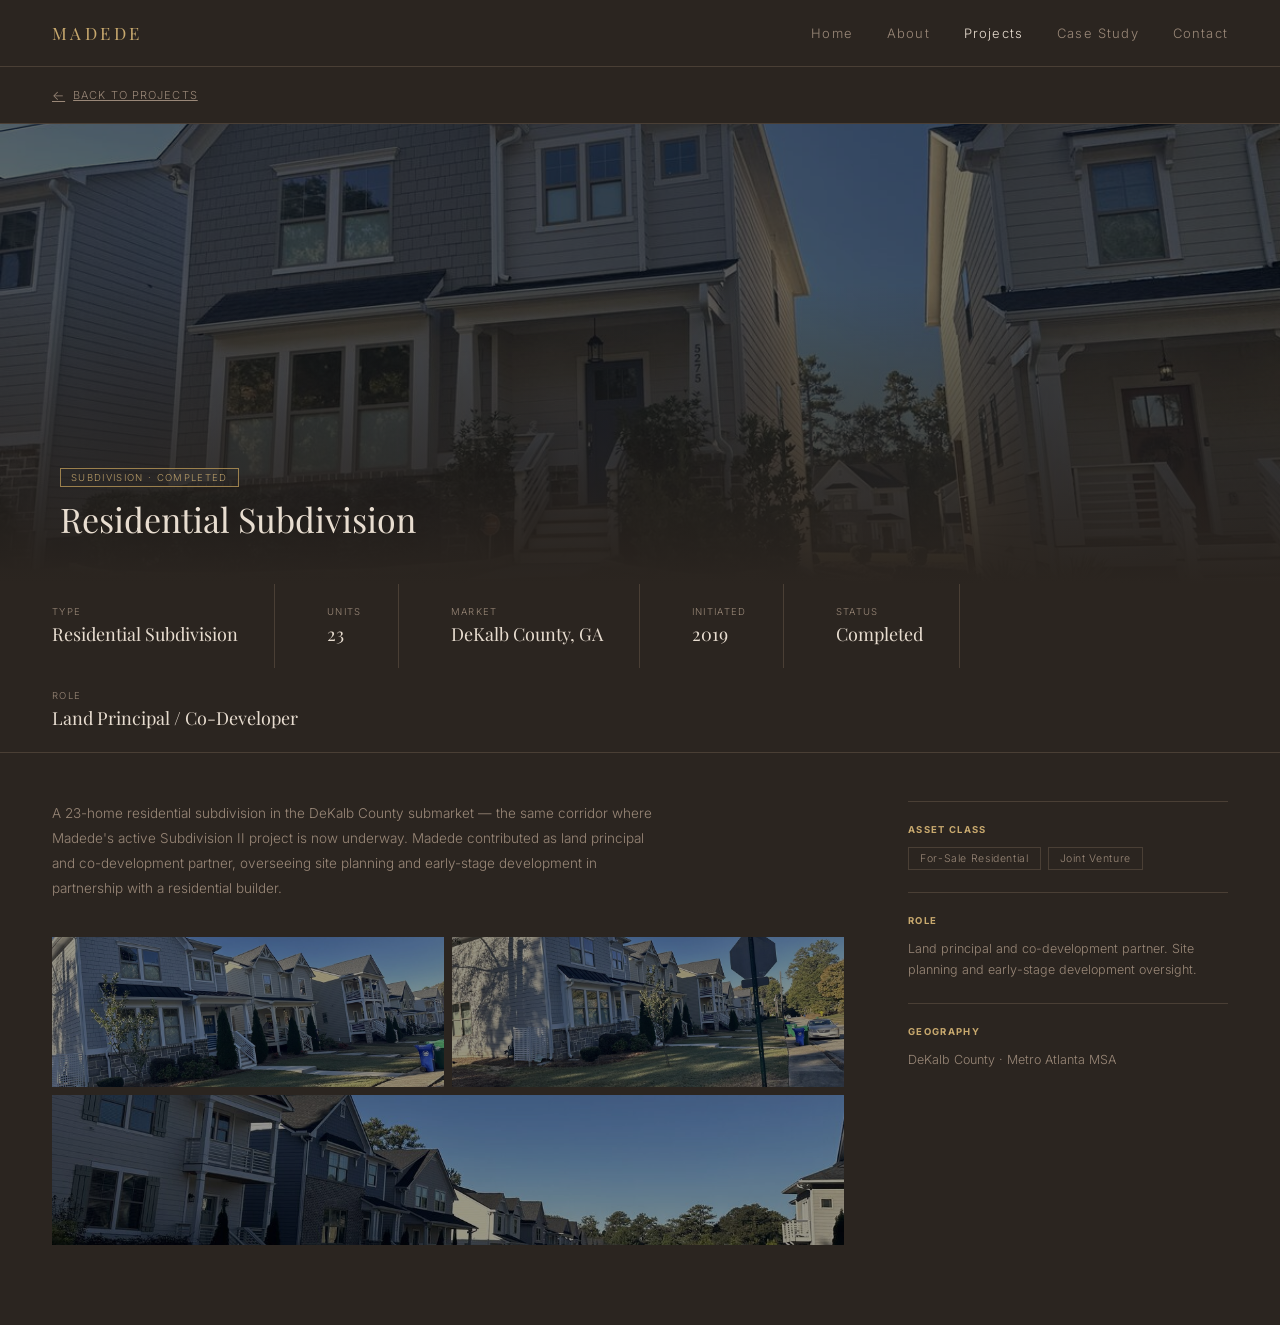
<file: projects/hearthstone.html>
<!DOCTYPE html>
<html lang="en">
<head>
  <meta charset="UTF-8"/>
  <meta name="viewport" content="width=device-width, initial-scale=1.0"/>
  <title>Residential Subdivision — Hearthstone | Madede</title>
  <link href="https://fonts.googleapis.com/css2?family=Playfair+Display:ital,wght@0,400;0,500;1,400&family=Inter:wght@300;400&display=swap" rel="stylesheet"/>
  <link rel="stylesheet" href="../style.css"/>
</head>
<body>

<nav>
  <div class="logo"><a href="../index.html">MADEDE</a></div>
  <button class="nav-hamburger" aria-label="Menu"><span></span><span></span><span></span></button>
  <div class="nav-links">
    <a href="../index.html">Home</a>
    <a href="../about.html">About</a>
    <a href="../projects.html" class="active">Projects</a>
    <a href="../case-study.html">Case Study</a>
    <a href="../contact.html">Contact</a>
  </div>
</nav>

<a class="back-btn" href="../projects.html">Back to Projects</a>

<div class="hero-detail">
  <img class="hero-img" src="../assets/hearthstone/hero.jpg" alt="Residential Subdivision"/>
  <div class="hero-grad"></div>
  <div class="hero-text">
    <div class="hero-tag">Subdivision · Completed</div>
    <div class="hero-title">Residential Subdivision</div>
  </div>
</div>

<div class="stats-bar">
  <div class="stat"><div class="stat-label">Type</div><div class="stat-val">Residential Subdivision</div></div>
  <div class="stat"><div class="stat-label">Units</div><div class="stat-val">23</div></div>
  <div class="stat"><div class="stat-label">Market</div><div class="stat-val">DeKalb County, GA</div></div>
  <div class="stat"><div class="stat-label">Initiated</div><div class="stat-val">2019</div></div>
  <div class="stat"><div class="stat-label">Status</div><div class="stat-val">Completed</div></div>
  <div class="stat"><div class="stat-label">Role</div><div class="stat-val">Land Principal / Co-Developer</div></div>
</div>

<div class="detail-body">
  <div class="detail-main">
    <p>A 23-home residential subdivision in the DeKalb County submarket — the same corridor where Madede's active Subdivision II project is now underway. Madede contributed as land principal and co-development partner, overseeing site planning and early-stage development in partnership with a residential builder.</p>
    <div class="photo-grid pg-3">
      <div class="ph ph-med"><img src="../assets/hearthstone/g1.jpg" alt=""/></div>
      <div class="ph ph-med"><img src="../assets/hearthstone/g2.jpg" alt=""/></div>
      <div class="ph ph-med ph-span2"><img src="../assets/hearthstone/g3.jpg" alt=""/></div>
    </div>
  </div>
  <div class="detail-side">
    <div class="side-block">
      <h4>Asset Class</h4>
      <div class="side-tags">
        <div class="stag">For-Sale Residential</div>
        <div class="stag">Joint Venture</div>
      </div>
    </div>
    <div class="side-block">
      <h4>Role</h4>
      <p>Land principal and co-development partner. Site planning and early-stage development oversight.</p>
    </div>
    <div class="side-block">
      <h4>Geography</h4>
      <p>DeKalb County · Metro Atlanta MSA</p>
    </div>
  </div>
</div>

<script src="../main.js"></script>
</body>
</html>
</file>
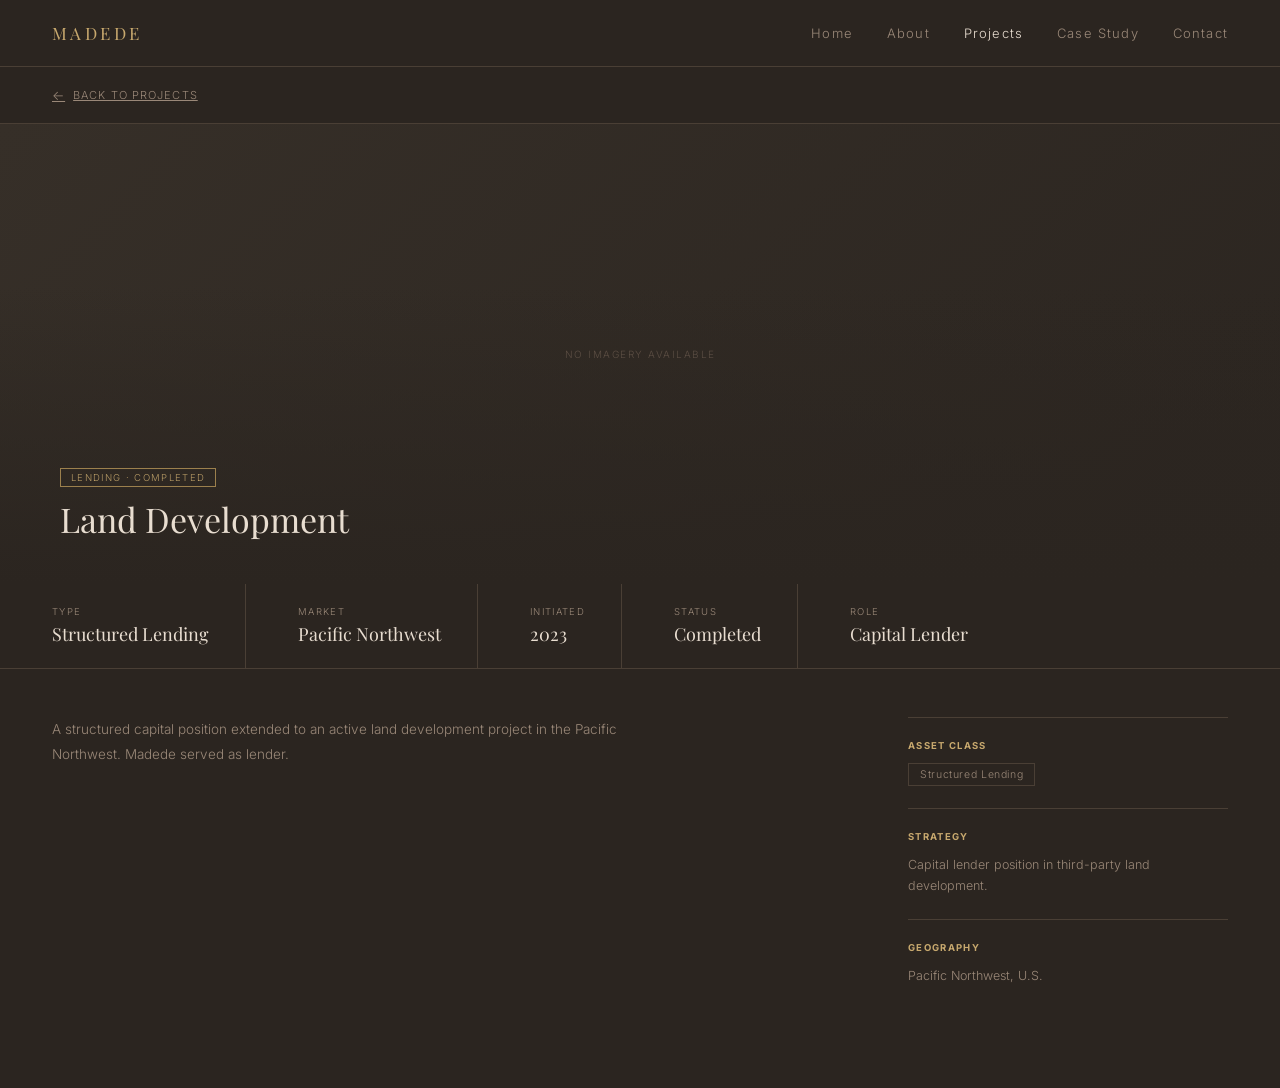
<file: projects/or.html>
<!DOCTYPE html>
<html lang="en">
<head>
  <meta charset="UTF-8"/>
  <meta name="viewport" content="width=device-width, initial-scale=1.0"/>
  <title>Land Development — Pacific Northwest | Madede</title>
  <link href="https://fonts.googleapis.com/css2?family=Playfair+Display:ital,wght@0,400;0,500;1,400&family=Inter:wght@300;400&display=swap" rel="stylesheet"/>
  <link rel="stylesheet" href="../style.css"/>
</head>
<body>

<nav>
  <div class="logo"><a href="../index.html">MADEDE</a></div>
  <button class="nav-hamburger" aria-label="Menu"><span></span><span></span><span></span></button>
  <div class="nav-links">
    <a href="../index.html">Home</a>
    <a href="../about.html">About</a>
    <a href="../projects.html" class="active">Projects</a>
    <a href="../case-study.html">Case Study</a>
    <a href="../contact.html">Contact</a>
  </div>
</nav>

<a class="back-btn" href="../projects.html">Back to Projects</a>

<div class="hero-detail">
  <div class="hero-placeholder"><span>No imagery available</span></div>
  <div class="hero-grad"></div>
  <div class="hero-text">
    <div class="hero-tag">Lending · Completed</div>
    <div class="hero-title">Land Development</div>
  </div>
</div>

<div class="stats-bar">
  <div class="stat"><div class="stat-label">Type</div><div class="stat-val">Structured Lending</div></div>
  <div class="stat"><div class="stat-label">Market</div><div class="stat-val">Pacific Northwest</div></div>
  <div class="stat"><div class="stat-label">Initiated</div><div class="stat-val">2023</div></div>
  <div class="stat"><div class="stat-label">Status</div><div class="stat-val">Completed</div></div>
  <div class="stat"><div class="stat-label">Role</div><div class="stat-val">Capital Lender</div></div>
</div>

<div class="detail-body">
  <div class="detail-main">
    <p>A structured capital position extended to an active land development project in the Pacific Northwest. Madede served as lender.</p>
  </div>
  <div class="detail-side">
    <div class="side-block">
      <h4>Asset Class</h4>
      <div class="side-tags">
        <div class="stag">Structured Lending</div>
      </div>
    </div>
    <div class="side-block">
      <h4>Strategy</h4>
      <p>Capital lender position in third-party land development.</p>
    </div>
    <div class="side-block">
      <h4>Geography</h4>
      <p>Pacific Northwest, U.S.</p>
    </div>
  </div>
</div>

<script src="../main.js"></script>
</body>
</html>
</file>
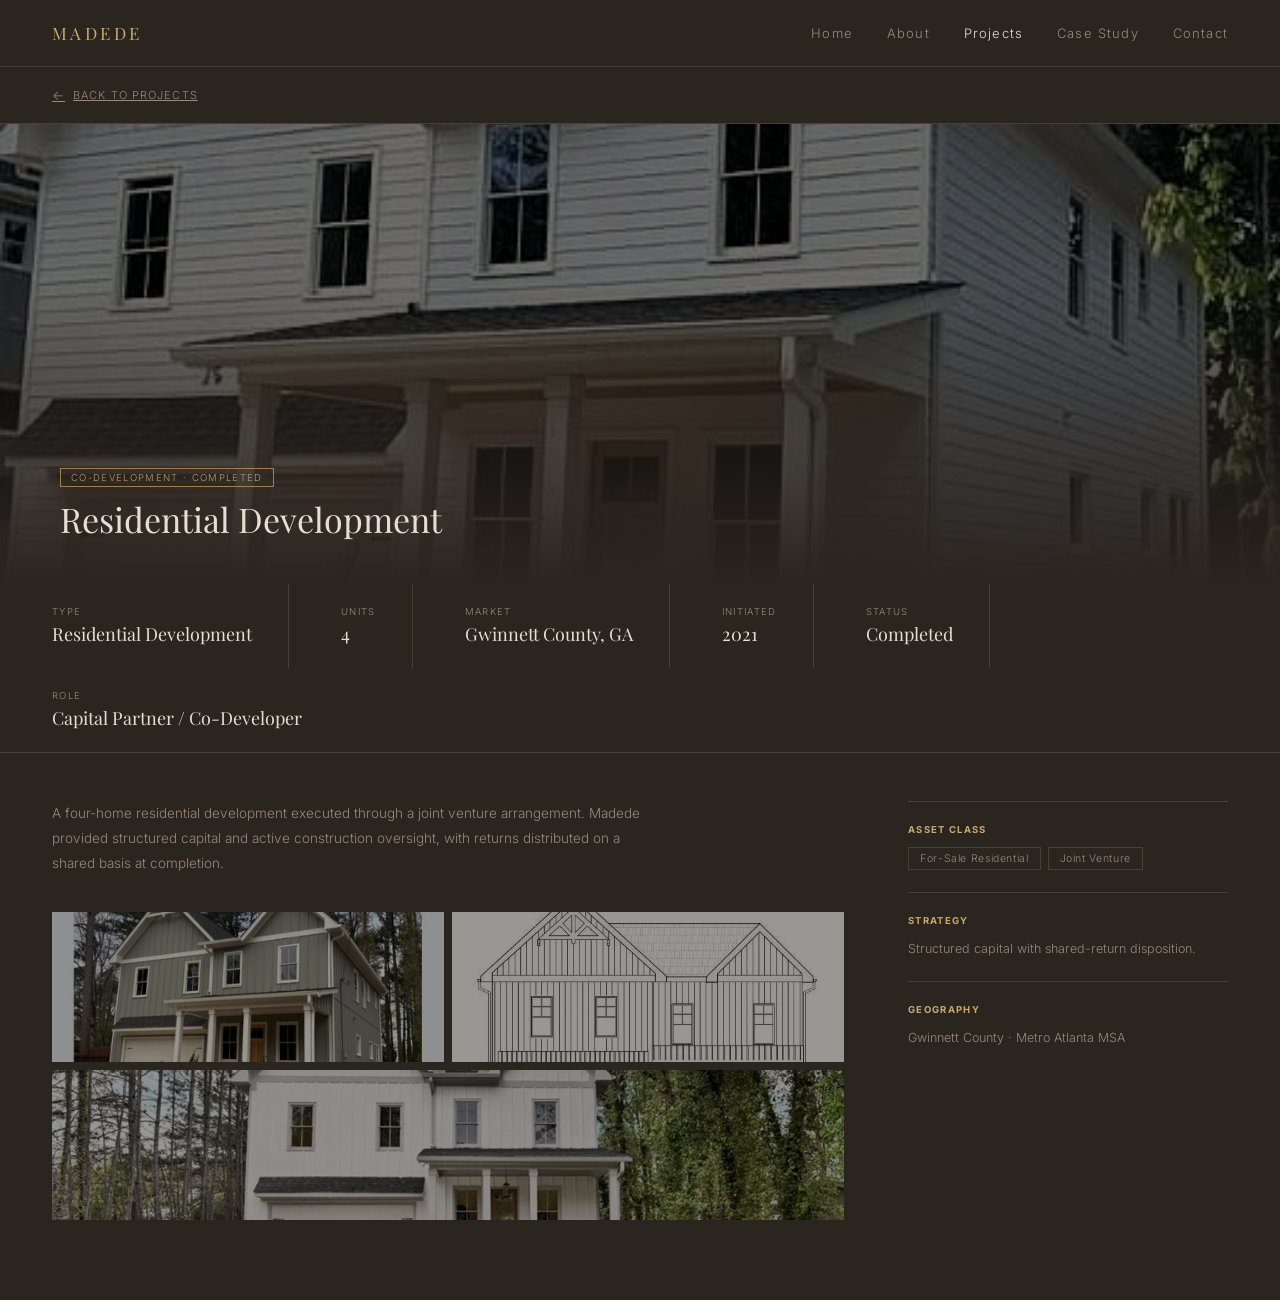
<file: projects/sandywood.html>
<!DOCTYPE html>
<html lang="en">
<head>
  <meta charset="UTF-8"/>
  <meta name="viewport" content="width=device-width, initial-scale=1.0"/>
  <title>Residential Development — Sandywood | Madede</title>
  <link href="https://fonts.googleapis.com/css2?family=Playfair+Display:ital,wght@0,400;0,500;1,400&family=Inter:wght@300;400&display=swap" rel="stylesheet"/>
  <link rel="stylesheet" href="../style.css"/>
</head>
<body>

<nav>
  <div class="logo"><a href="../index.html">MADEDE</a></div>
  <button class="nav-hamburger" aria-label="Menu"><span></span><span></span><span></span></button>
  <div class="nav-links">
    <a href="../index.html">Home</a>
    <a href="../about.html">About</a>
    <a href="../projects.html" class="active">Projects</a>
    <a href="../case-study.html">Case Study</a>
    <a href="../contact.html">Contact</a>
  </div>
</nav>

<a class="back-btn" href="../projects.html">Back to Projects</a>

<div class="hero-detail">
  <img class="hero-img" src="../assets/sandywood/hero.jpg" alt="Residential Development"/>
  <div class="hero-grad"></div>
  <div class="hero-text">
    <div class="hero-tag">Co-Development · Completed</div>
    <div class="hero-title">Residential Development</div>
  </div>
</div>

<div class="stats-bar">
  <div class="stat"><div class="stat-label">Type</div><div class="stat-val">Residential Development</div></div>
  <div class="stat"><div class="stat-label">Units</div><div class="stat-val">4</div></div>
  <div class="stat"><div class="stat-label">Market</div><div class="stat-val">Gwinnett County, GA</div></div>
  <div class="stat"><div class="stat-label">Initiated</div><div class="stat-val">2021</div></div>
  <div class="stat"><div class="stat-label">Status</div><div class="stat-val">Completed</div></div>
  <div class="stat"><div class="stat-label">Role</div><div class="stat-val">Capital Partner / Co-Developer</div></div>
</div>

<div class="detail-body">
  <div class="detail-main">
    <p>A four-home residential development executed through a joint venture arrangement. Madede provided structured capital and active construction oversight, with returns distributed on a shared basis at completion.</p>
    <div class="photo-grid pg-3">
      <div class="ph ph-med"><img src="../assets/sandywood/g1.jpg" alt=""/></div>
      <div class="ph ph-med"><img src="../assets/sandywood/g2.jpg" alt=""/></div>
      <div class="ph ph-med ph-span2"><img src="../assets/sandywood/g3.jpg" alt=""/></div>
    </div>
  </div>
  <div class="detail-side">
    <div class="side-block">
      <h4>Asset Class</h4>
      <div class="side-tags">
        <div class="stag">For-Sale Residential</div>
        <div class="stag">Joint Venture</div>
      </div>
    </div>
    <div class="side-block">
      <h4>Strategy</h4>
      <p>Structured capital with shared-return disposition.</p>
    </div>
    <div class="side-block">
      <h4>Geography</h4>
      <p>Gwinnett County · Metro Atlanta MSA</p>
    </div>
  </div>
</div>

<script src="../main.js"></script>
</body>
</html>
</file>
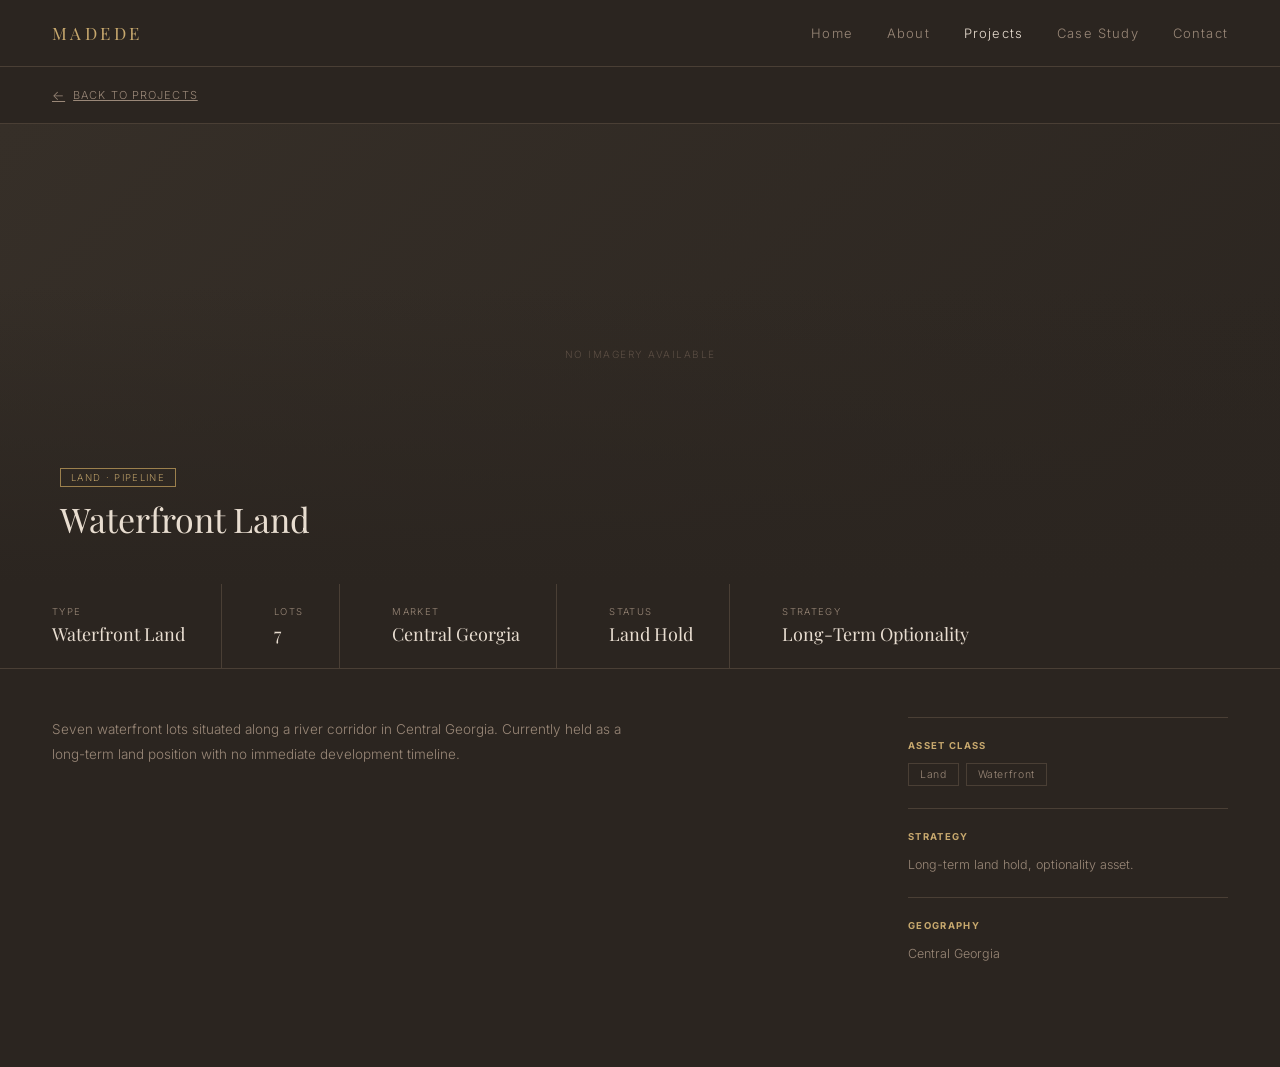
<file: projects/waterfront.html>
<!DOCTYPE html>
<html lang="en">
<head>
  <meta charset="UTF-8"/>
  <meta name="viewport" content="width=device-width, initial-scale=1.0"/>
  <title>Waterfront Land | Madede</title>
  <link href="https://fonts.googleapis.com/css2?family=Playfair+Display:ital,wght@0,400;0,500;1,400&family=Inter:wght@300;400&display=swap" rel="stylesheet"/>
  <link rel="stylesheet" href="../style.css"/>
</head>
<body>

<nav>
  <div class="logo"><a href="../index.html">MADEDE</a></div>
  <button class="nav-hamburger" aria-label="Menu"><span></span><span></span><span></span></button>
  <div class="nav-links">
    <a href="../index.html">Home</a>
    <a href="../about.html">About</a>
    <a href="../projects.html" class="active">Projects</a>
    <a href="../case-study.html">Case Study</a>
    <a href="../contact.html">Contact</a>
  </div>
</nav>

<a class="back-btn" href="../projects.html">Back to Projects</a>

<div class="hero-detail">
  <div class="hero-placeholder"><span>No imagery available</span></div>
  <div class="hero-grad"></div>
  <div class="hero-text">
    <div class="hero-tag">Land · Pipeline</div>
    <div class="hero-title">Waterfront Land</div>
  </div>
</div>

<div class="stats-bar">
  <div class="stat"><div class="stat-label">Type</div><div class="stat-val">Waterfront Land</div></div>
  <div class="stat"><div class="stat-label">Lots</div><div class="stat-val">7</div></div>
  <div class="stat"><div class="stat-label">Market</div><div class="stat-val">Central Georgia</div></div>
  <div class="stat"><div class="stat-label">Status</div><div class="stat-val">Land Hold</div></div>
  <div class="stat"><div class="stat-label">Strategy</div><div class="stat-val">Long-Term Optionality</div></div>
</div>

<div class="detail-body">
  <div class="detail-main">
    <p>Seven waterfront lots situated along a river corridor in Central Georgia. Currently held as a long-term land position with no immediate development timeline.</p>
  </div>
  <div class="detail-side">
    <div class="side-block">
      <h4>Asset Class</h4>
      <div class="side-tags">
        <div class="stag">Land</div>
        <div class="stag">Waterfront</div>
      </div>
    </div>
    <div class="side-block">
      <h4>Strategy</h4>
      <p>Long-term land hold, optionality asset.</p>
    </div>
    <div class="side-block">
      <h4>Geography</h4>
      <p>Central Georgia</p>
    </div>
  </div>
</div>

<script src="../main.js"></script>
</body>
</html>
</file>
<file: style.css>
/* ══════════════════════════════════════════════════════════════
   MADEDE - UNIFIED STYLESHEET
══════════════════════════════════════════════════════════════ */

/* ── RESET ── */
*, *::before, *::after {
  box-sizing: border-box;
  margin: 0;
  padding: 0;
}

/* ── HAMBURGER ── */
.nav-hamburger {
  display: none;
  flex-direction: column;
  justify-content: center;
  gap: 5px;
  cursor: pointer;
  background: none;
  border: none;
  padding: 4px;
  z-index: 300;
  position: relative;
}

.nav-hamburger span {
  display: block;
  width: 22px;
  height: 1.5px;
  background: var(--dim);
  transition: transform 0.3s, opacity 0.3s;
}

.nav-hamburger.open span:nth-child(1) { transform: rotate(45deg) translate(4.5px, 4.5px); }
.nav-hamburger.open span:nth-child(2) { opacity: 0; }
.nav-hamburger.open span:nth-child(3) { transform: rotate(-45deg) translate(4.5px, -4.5px); }

.hero .nav-hamburger span { background: var(--cream); }

/* ── COLOR VARIABLES ── */
:root {
  --bg: #2b2520;
  --bg2: #302a24;
  --bg3: #362f28;
  --border: #4a3f35;
  --border-light: #5a4e42;
  --cream: #e8ddd0;
  --dim: #9a8878;
  --dimmer: #6a5a4e;
  --gold: #c8a96e;
  --gold-dim: #a88a52;
}

/* ── GLOBAL ── */
html {
  scroll-behavior: smooth;
}

body {
  background: var(--bg);
  color: var(--cream);
  font-family: 'Inter', sans-serif;
  font-weight: 300;
  -webkit-font-smoothing: antialiased;
}

/* ══════════════════════════════════════════════════════════════
   NAVIGATION
══════════════════════════════════════════════════════════════ */

nav {
  display: flex;
  justify-content: space-between;
  align-items: center;
  padding: 22px 52px;
  border-bottom: 1px solid var(--border);
  position: sticky;
  top: 0;
  z-index: 200;
  background: var(--bg);
}

.logo {
  font-family: 'Playfair Display', serif;
  letter-spacing: 0.2em;
  font-size: 17px;
  color: var(--gold);
  text-transform: uppercase;
  cursor: pointer;
}

.logo a {
  color: var(--gold);
  text-decoration: none;
}

.logo a:hover {
  opacity: 0.8;
}

.nav-logo-img {
  height: 48px;
  width: auto;
  display: block;
}

.nav-links {
  display: flex;
  gap: 34px;
}

.nav-links a {
  color: var(--dim);
  text-decoration: none;
  font-size: 13px;
  letter-spacing: 0.09em;
  transition: color 0.2s;
  cursor: pointer;
}

.nav-links a:hover,
.nav-links a.active {
  color: var(--cream);
}

/* ══════════════════════════════════════════════════════════════
   HOME PAGE (INDEX)
══════════════════════════════════════════════════════════════ */

/* HERO SECTION */
.hero {
  position: relative;
  height: 100vh;
  background: url("hero.jpg") center/cover no-repeat;
  display: flex;
  align-items: center;
  justify-content: center;
}

.hero::after {
  content: "";
  position: absolute;
  inset: 0;
  background: rgba(0, 0, 0, 0.55);
}

/* HERO NAV (HOME PAGE SPECIFIC) */
.hero nav {
  position: absolute;
  top: 0;
  left: 0;
  right: 0;
  padding: 22px 52px;
  border-bottom: none;
  background: transparent;
}

.hero .nav-links a {
  color: #cdbda8;
}

.hero .nav-links a:hover {
  color: var(--cream);
  opacity: 1;
}

/* HERO CONTENT */
.hero-content {
  position: relative;
  z-index: 2;
  max-width: 620px;
  text-align: left;
  padding: 0 40px;
}

.hero-eyebrow {
  font-family: 'Inter', sans-serif;
  font-size: 11px;
  letter-spacing: 0.2em;
  text-transform: uppercase;
  color: var(--gold);
  margin-bottom: 16px;
}

.hero-content h1 {
  font-family: 'Playfair Display', serif;
  font-size: 72px;
  font-weight: 500;
  margin-bottom: 20px;
  line-height: 1.05;
  color: #ffffff;
}

.hero-desc {
  font-size: 15px;
  line-height: 1.8;
  color: rgba(255, 255, 255, 0.9);
  margin-bottom: 32px;
}

.hero-cta {
  display: inline-block;
  font-family: 'Inter', sans-serif;
  font-size: 12px;
  letter-spacing: 0.15em;
  text-transform: uppercase;
  color: var(--cream);
  text-decoration: none;
  border-bottom: 1px solid var(--gold);
  padding-bottom: 4px;
  transition: color 0.2s, border-color 0.2s;
}

.hero-cta:hover {
  color: var(--gold);
}

/* ══════════════════════════════════════════════════════════════
   COMMON CONTAINER LAYOUT (ABOUT, CONTACT, CASE-STUDY)
══════════════════════════════════════════════════════════════ */

.container {
  padding: 60px;
  max-width: 900px;
  margin: 120px auto;
  text-align: center;
}

.container.hero-style {
  min-height: calc(100vh - 100px);
  display: flex;
  flex-direction: column;
  align-items: center;
  justify-content: center;
}

.container h1 {
  font-family: 'Playfair Display', serif;
  font-size: 56px;
  margin-bottom: 30px;
  color: var(--cream);
}

.container p {
  font-size: 15px;
  line-height: 1.8;
  margin-bottom: 20px;
  color: var(--dim);
  text-align: left;
}

/* ── CONTACT PAGE ── */
.contact-info {
  font-size: 16px;
  line-height: 1.8;
  margin-bottom: 50px;
  text-align: left;
}

.contact-info p {
  margin-bottom: 15px;
}

.label {
  font-weight: 400;
  color: var(--cream);
  letter-spacing: 0.5px;
}

.value {
  color: var(--dim);
}

.divider {
  height: 1px;
  background-color: rgba(230, 214, 193, 0.2);
  margin: 50px 0;
}

.note {
  font-size: 14px;
  color: #bfae98;
  line-height: 1.6;
  text-align: left;
}

/* ── CONTACT FORM ── */
.contact-form {
  margin-top: 40px;
  text-align: left;
}

.form-group {
  margin-bottom: 24px;
}

.form-label {
  display: block;
  font-size: 11px;
  letter-spacing: 0.1em;
  text-transform: uppercase;
  color: var(--dim);
  margin-bottom: 8px;
}

.form-input {
  width: 100%;
  background: var(--bg2);
  border: 1px solid var(--border);
  color: var(--cream);
  font-family: 'Inter', sans-serif;
  font-weight: 300;
  font-size: 14px;
  padding: 12px 16px;
  outline: none;
  transition: border-color 0.2s;
  -webkit-appearance: none;
  border-radius: 0;
}

.form-input::placeholder {
  color: var(--dimmer);
}

.form-input:focus {
  border-color: var(--gold-dim);
}

.form-textarea {
  resize: vertical;
  min-height: 140px;
  line-height: 1.7;
}

.form-submit {
  margin-top: 8px;
  background: transparent;
  border: 1px solid var(--gold-dim);
  color: var(--gold);
  font-family: 'Inter', sans-serif;
  font-weight: 300;
  font-size: 11px;
  letter-spacing: 0.12em;
  text-transform: uppercase;
  padding: 13px 36px;
  cursor: pointer;
  transition: background 0.2s, color 0.2s;
}

.form-submit:hover {
  background: var(--gold-dim);
  color: var(--bg);
}

.form-submit:disabled {
  opacity: 0.5;
  cursor: default;
}

.form-status {
  font-size: 13px;
  line-height: 1.6;
  margin-bottom: 16px;
  min-height: 20px;
}

.form-status--ok  { color: #8abf8a; }
.form-status--err { color: #c87e7e; }

/* ── CASE STUDY PAGE ── */
.coming-soon {
  font-size: 18px;
  letter-spacing: 1px;
  color: #bfae98;
}

.content h2 {
  font-family: 'Playfair Display', serif;
  font-size: 24px;
  font-weight: 400;
  color: var(--dim);
  margin-bottom: 30px;
  margin-top: -10px;
}

.content h3 {
  font-family: 'Playfair Display', serif;
  font-size: 16px;
  font-weight: 500;
  color: var(--cream);
  margin-top: 40px;
  margin-bottom: 15px;
  letter-spacing: 0.3px;
}

.case-study-table {
  width: 100%;
  border-collapse: collapse;
  margin-bottom: 40px;
  font-size: 15px;
  line-height: 1.8;
}

.case-study-table tr {
  border-bottom: 1px solid var(--border);
}

.case-study-table tr:last-child {
  border-bottom: none;
}

.table-label {
  padding: 14px 0 14px 0;
  color: var(--cream);
  font-weight: 400;
  text-align: left;
  width: 25%;
  padding-right: 40px;
}

.table-value {
  padding: 14px 0;
  color: var(--dim);
  text-align: left;
}

.case-divider {
  border: none;
  height: 1px;
  background-color: var(--border);
  margin: 40px 0;
}

/* ══════════════════════════════════════════════════════════════
   PROJECTS PAGE
══════════════════════════════════════════════════════════════ */

/* VIEWS */
.view {
  display: none;
}

.view.active {
  display: block;
}

/* PROJECTS LIST */
.list-wrap {
  padding: 56px 52px 80px;
}

.list-wrap h1 {
  font-family: 'Playfair Display', serif;
  font-size: 40px;
  font-weight: 400;
  margin-bottom: 52px;
}

.section-head {
  font-family: 'Playfair Display', serif;
  font-size: 28px;
  font-weight: 400;
  color: var(--cream);
  letter-spacing: 0.02em;
  margin-bottom: 24px;
  padding-bottom: 16px;
  border-bottom: 1px solid var(--border);
  padding-left: 16px;
  border-left: 3px solid var(--gold);
}

.status-block {
  margin-bottom: 64px;
}

/* GRID */
.card-grid {
  display: grid;
  grid-template-columns: repeat(3, 1fr);
  gap: 16px;
}

.card-grid.two {
  grid-template-columns: repeat(2, 1fr);
}

.card-grid.one {
  grid-template-columns: 1fr;
  max-width: 520px;
}

/* make anchor cards behave like block elements */
a.card-img,
a.card-text {
  display: block;
  text-decoration: none;
  color: inherit;
}

/* IMAGE CARD */
.card-img {
  border: 1px solid var(--border);
  cursor: pointer;
  overflow: hidden;
  transition: border-color 0.25s;
}

.card-img:hover {
  border-color: var(--gold);
}

.card-img:hover .card-cover {
  transform: scale(1.04);
}

.card-cover-wrap {
  height: 175px;
  overflow: hidden;
  position: relative;
}

.card-cover {
  width: 100%;
  height: 100%;
  object-fit: cover;
  display: block;
  filter: brightness(0.5) sepia(0.15);
  transition: transform 0.5s ease, filter 0.3s;
}

.card-img:hover .card-cover {
  filter: brightness(0.62) sepia(0.08);
}

.card-fade {
  position: absolute;
  bottom: 0;
  left: 0;
  right: 0;
  height: 50px;
  background: linear-gradient(transparent, var(--bg2));
}

.card-body {
  padding: 16px 20px 20px;
  background: var(--bg2);
}

/* TEXT CARD */
.card-text {
  border: 1px solid var(--border);
  cursor: pointer;
  padding: 26px 24px 24px;
  background: var(--bg2);
  transition: border-color 0.25s;
}

.card-text:hover {
  border-color: var(--gold);
}

/* SHARED CARD CONTENT */
.c-tag {
  display: inline-block;
  font-size: 9.5px;
  letter-spacing: 0.13em;
  text-transform: uppercase;
  color: var(--gold);
  border: 1px solid var(--gold-dim);
  padding: 3px 9px;
  margin-bottom: 13px;
  opacity: 0.9;
}

.c-title {
  font-family: 'Playfair Display', serif;
  font-size: 15px;
  font-weight: 400;
  line-height: 1.35;
  margin-bottom: 7px;
  color: var(--cream);
}

.c-sub {
  font-size: 11.5px;
  color: var(--dim);
  letter-spacing: 0.03em;
}

/* DETAIL PAGE */
.back-btn {
  display: inline-flex;
  align-items: center;
  gap: 8px;
  font-size: 11px;
  letter-spacing: 0.1em;
  text-transform: uppercase;
  color: var(--dim);
  cursor: pointer;
  padding: 20px 52px;
  border-bottom: 1px solid var(--border);
  transition: color 0.2s;
  width: 100%;
}

.back-btn:hover {
  color: var(--gold);
}

.back-btn::before {
  content: '←';
  font-size: 13px;
}

/* HERO (DETAIL PAGE) */
.hero-detail {
  position: relative;
  height: 460px;
  overflow: hidden;
}

.hero-img {
  width: 100%;
  height: 100%;
  object-fit: cover;
  display: block;
  filter: brightness(0.42) sepia(0.14);
}

.hero-grad {
  position: absolute;
  inset: 0;
  background: linear-gradient(to bottom, transparent 35%, var(--bg) 100%);
}

.hero-text {
  position: absolute;
  bottom: 44px;
  left: 60px;
}

.hero-tag {
  display: inline-block;
  font-size: 9.5px;
  letter-spacing: 0.14em;
  text-transform: uppercase;
  color: var(--gold);
  border: 1px solid var(--gold-dim);
  padding: 3px 10px;
  margin-bottom: 12px;
  opacity: 0.9;
}

.hero-title {
  font-family: 'Playfair Display', serif;
  font-size: 34px;
  font-weight: 400;
  color: var(--cream);
  max-width: 560px;
  line-height: 1.2;
}

/* NO-PHOTO HERO FALLBACK */
.hero-placeholder {
  width: 100%;
  height: 100%;
  background: linear-gradient(135deg, var(--bg3) 0%, var(--bg) 100%);
  display: flex;
  align-items: center;
  justify-content: center;
}

.hero-placeholder span {
  font-size: 10px;
  letter-spacing: 0.15em;
  text-transform: uppercase;
  color: var(--dimmer);
}

/* STATS */
.stats-bar {
  display: flex;
  flex-wrap: wrap;
  border-bottom: 1px solid var(--border);
}

.stat {
  padding: 22px 36px 22px 0;
  margin-left: 52px;
  border-right: 1px solid var(--border);
}

.stat:first-child {
  margin-left: 0;
  padding-left: 52px;
}

.stat:last-child {
  border-right: none;
}

.stat-label {
  font-size: 9.5px;
  letter-spacing: 0.14em;
  text-transform: uppercase;
  color: var(--dim);
  margin-bottom: 5px;
}

.stat-val {
  font-family: 'Playfair Display', serif;
  font-size: 18px;
  font-weight: 400;
  color: var(--cream);
}

/* BODY */
.detail-body {
  display: grid;
  grid-template-columns: 1fr 320px;
  gap: 64px;
  padding: 48px 52px 80px;
}

/* DESC + PHOTOS */
.detail-main p {
  font-size: 13.5px;
  line-height: 1.85;
  color: var(--dim);
  max-width: 600px;
  margin-bottom: 18px;
}

/* PHOTO GRID */
.photo-grid {
  margin-top: 36px;
  display: grid;
  gap: 8px;
}

.pg-1 {
  grid-template-columns: 1fr;
}

.pg-2 {
  grid-template-columns: 1fr 1fr;
}

.pg-3 {
  grid-template-columns: 1fr 1fr;
  grid-template-rows: auto auto;
}

.pg-5 {
  grid-template-columns: 1fr 1fr;
  grid-template-rows: auto auto auto;
}

.ph {
  overflow: hidden;
  position: relative;
}

.ph img {
  width: 100%;
  height: 100%;
  object-fit: cover;
  display: block;
  filter: brightness(0.58) sepia(0.1);
  transition: filter 0.35s;
}

.ph:hover img {
  filter: brightness(0.72) sepia(0.06);
}

.ph-large {
  height: 240px;
}

.ph-med {
  height: 150px;
}

.ph-small {
  height: 130px;
}

.ph-span2 {
  grid-column: 1 / -1;
}

/* PLACEHOLDER TILE */
.ph-blank {
  background: var(--bg3);
  display: flex;
  align-items: center;
  justify-content: center;
  height: 130px;
}

.ph-blank span {
  font-size: 9px;
  letter-spacing: 0.12em;
  text-transform: uppercase;
  color: var(--dimmer);
}

/* SIDEBAR */
.detail-side {
}

.side-block {
  border-top: 1px solid var(--border);
  padding: 22px 0;
}

.side-block h4 {
  font-size: 9.5px;
  letter-spacing: 0.14em;
  text-transform: uppercase;
  color: var(--gold);
  margin-bottom: 12px;
}

.side-block p {
  font-size: 12.5px;
  color: var(--dim);
  line-height: 1.7;
}

.side-tags {
  display: flex;
  flex-wrap: wrap;
  gap: 7px;
  margin-top: 2px;
}

.stag {
  font-size: 10.5px;
  letter-spacing: 0.06em;
  color: var(--dim);
  border: 1px solid var(--border);
  padding: 4px 11px;
}

/* ══════════════════════════════════════════════════════════════
   RESPONSIVE
══════════════════════════════════════════════════════════════ */

@media (max-width: 900px) {
  nav {
    padding: 20px 40px;
  }

  .hero-content h1 {
    font-size: 52px;
  }

  .hero nav {
    padding: 22px 30px;
  }

  .container {
    margin: 80px auto;
    padding: 0 40px;
  }

  .container h1 {
    font-size: 42px;
  }

  .detail-body {
    grid-template-columns: 1fr;
    gap: 40px;
    padding: 48px 40px 80px;
  }

  .stat {
    padding: 16px 24px 16px 0;
    margin-left: 40px;
  }

  .stat:first-child {
    padding-left: 40px;
  }

  .list-wrap {
    padding: 40px 40px 60px;
  }

  .list-wrap h1 {
    font-size: 32px;
    margin-bottom: 36px;
  }

  .card-grid {
    grid-template-columns: repeat(2, 1fr);
  }

  .back-btn {
    padding: 16px 40px;
  }
}

@media (max-width: 600px) {
  nav {
    padding: 16px 20px;
    position: relative;
  }

  /* show hamburger, hide inline links */
  .nav-hamburger {
    display: flex;
  }

  .nav-links {
    display: none;
    position: absolute;
    top: 100%;
    left: 0;
    right: 0;
    flex-direction: column;
    background: var(--bg);
    border-bottom: 1px solid var(--border);
    padding: 0 20px;
    z-index: 100;
  }

  .nav-links.open {
    display: flex;
  }

  .nav-links a {
    padding: 14px 0;
    font-size: 13px;
    letter-spacing: 0.08em;
    margin-left: 0 !important;
    border-bottom: 1px solid var(--border);
  }

  .nav-links a:last-child {
    border-bottom: none;
  }

  /* hero nav mobile */
  .hero nav {
    left: 0;
    right: 0;
    padding: 16px 20px;
  }

  .hero .nav-links {
    background: rgba(43, 37, 32, 0.97);
  }

  .hero-content {
    padding: 0 20px;
  }

  .hero-content h1 {
    font-size: 40px;
  }

  .hero-text {
    left: 20px;
    bottom: 24px;
  }

  .hero-title {
    font-size: 24px;
    max-width: 100%;
  }

  .container {
    padding: 0 20px;
  }

  .card-grid,
  .card-grid.two {
    grid-template-columns: 1fr;
  }

  .list-wrap {
    padding: 20px;
  }

  .detail-body {
    padding: 24px 20px;
  }

  .stats-bar {
    flex-direction: column;
  }

  .stat {
    margin-left: 0;
    padding: 16px 0;
    border-right: none;
    border-bottom: 1px solid var(--border);
  }

  .stat:first-child {
    padding-left: 0;
  }

  .stat:last-child {
    border-bottom: none;
  }
}

/* ══════════════════════════════════════════════════════════════
   FOOTER
══════════════════════════════════════════════════════════════ */

.site-footer {
  text-align: center;
  padding: 28px 52px;
  border-top: 1px solid var(--border);
  font-size: 11px;
  letter-spacing: 0.1em;
  text-transform: uppercase;
  color: var(--dim);
}
}
</file>
